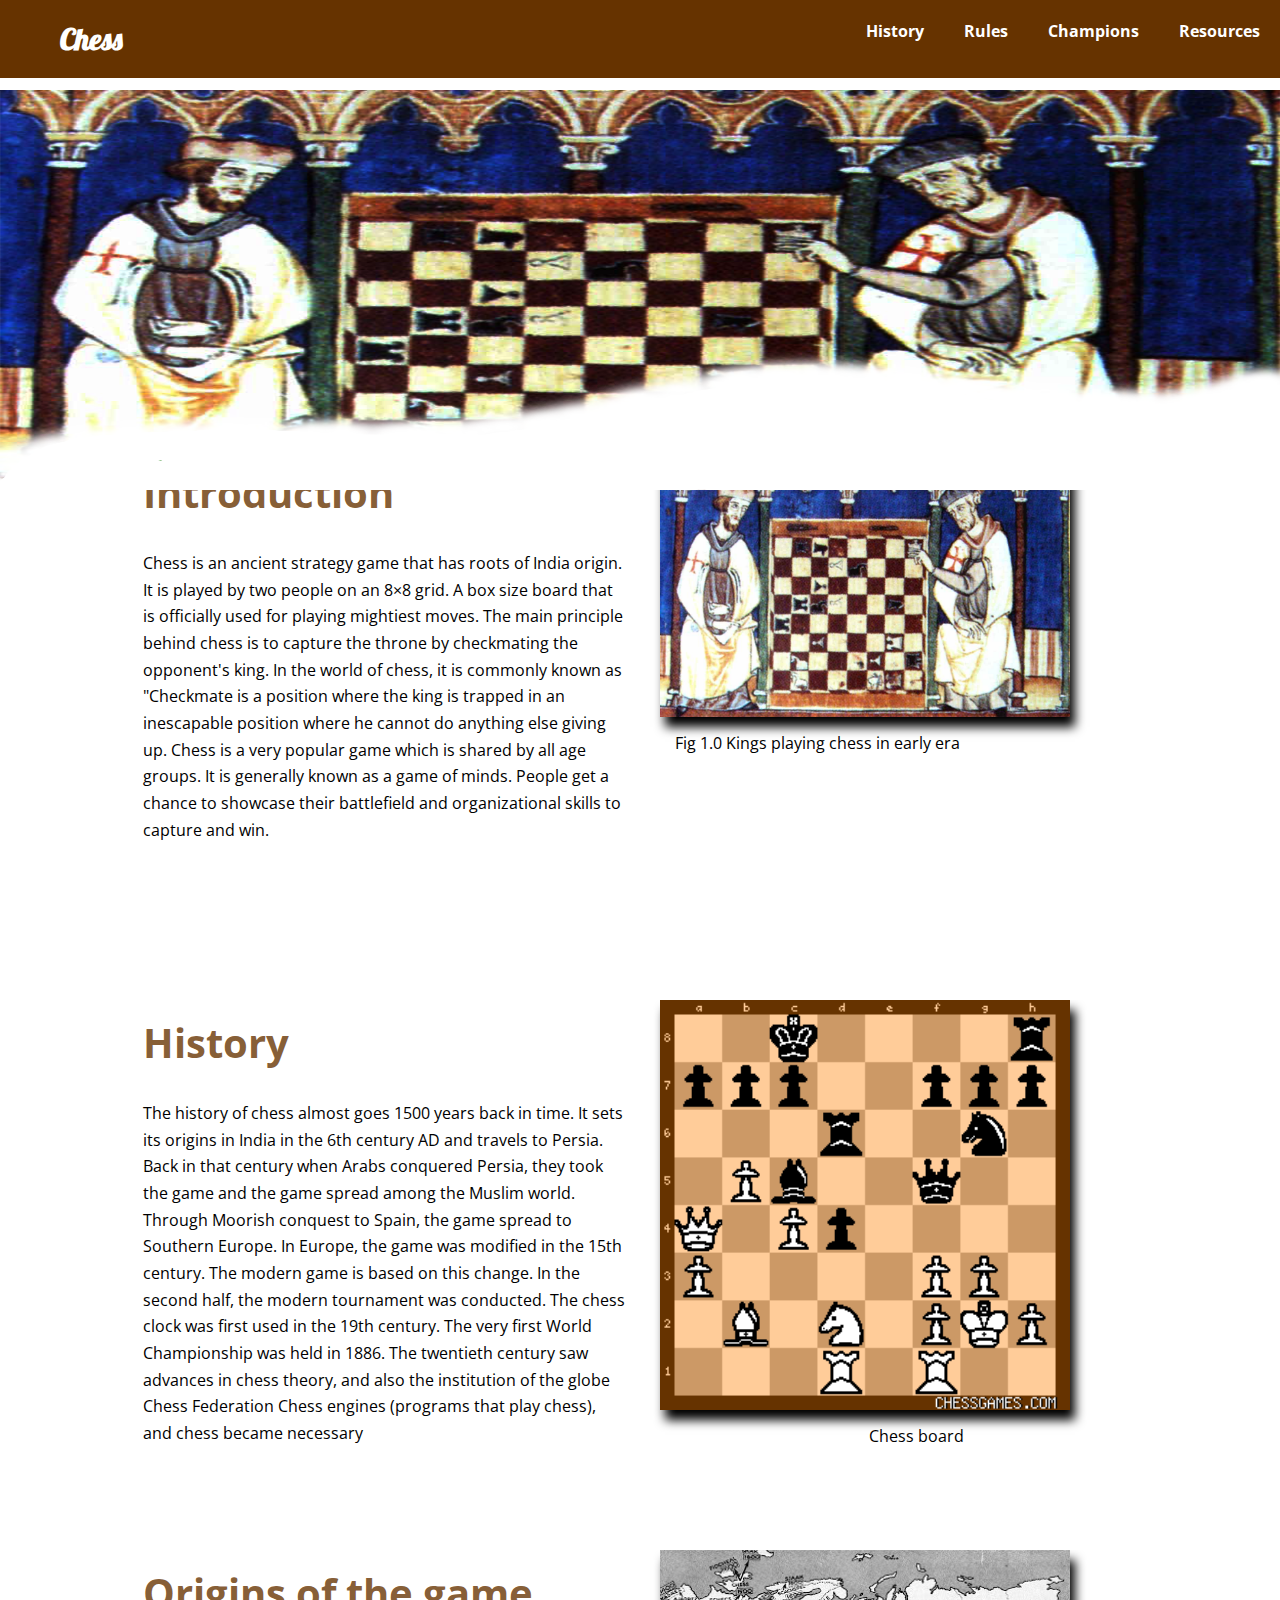
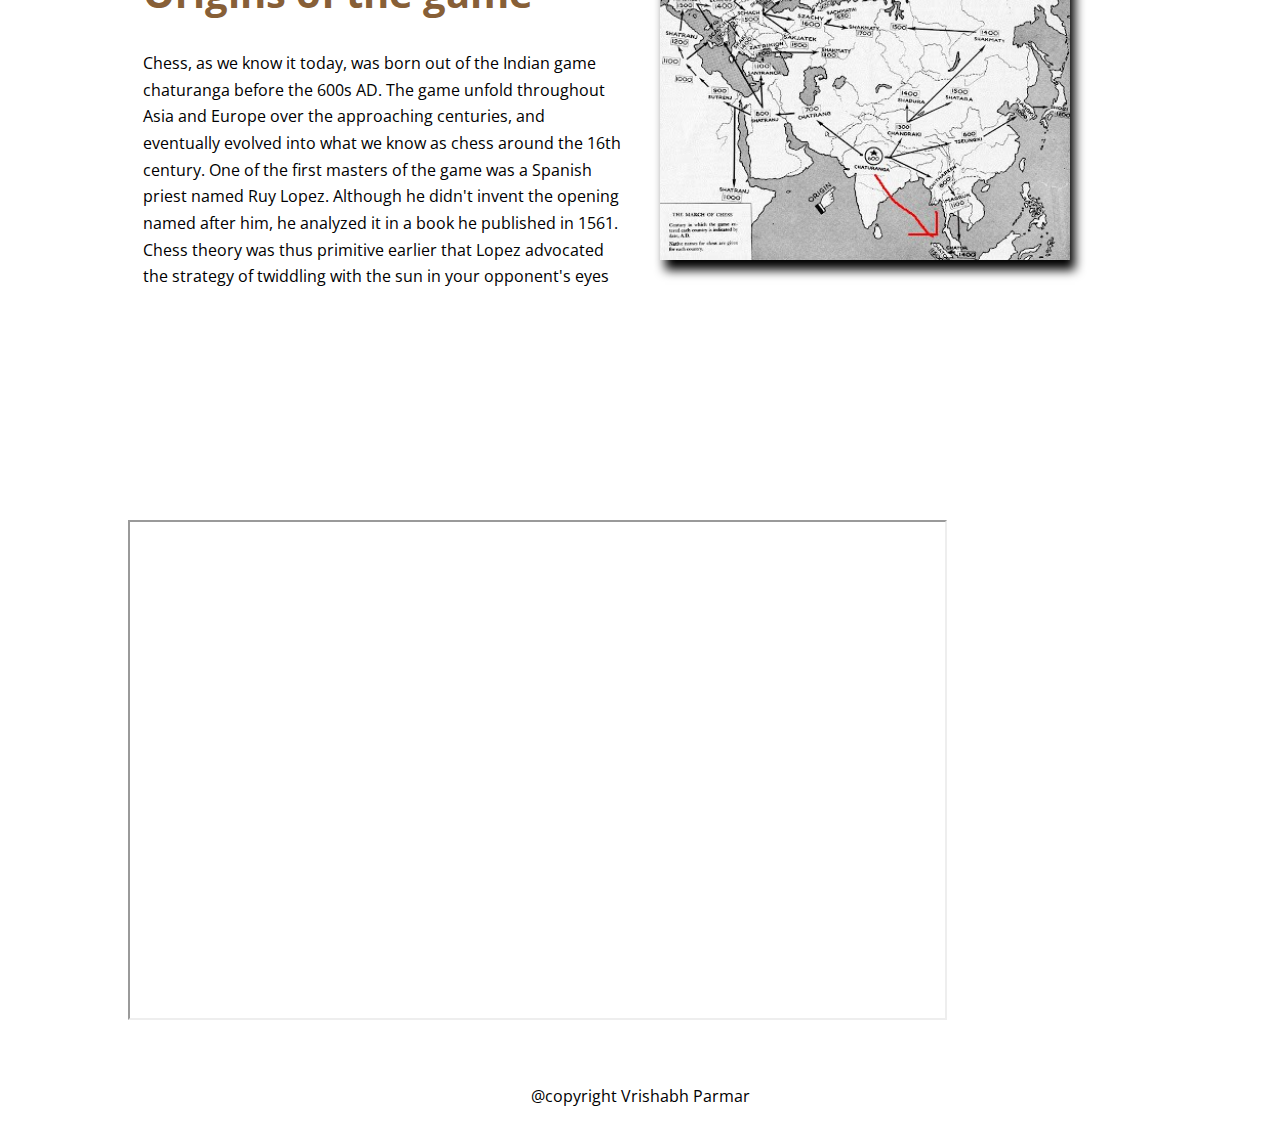
<file: project3/index.html>
<!DOCTYPE html>
<html lang="en">
<head>
    <meta charset="UTF-8">
    <meta name="viewport" content="width=device-width, initial-scale=1.0">
    <meta http-equiv="X-UA-Compatible" content="ie=edge">
    <title>History</title>
    <link href="./assets/css/navbar.css" type="text/css" rel="stylesheet"/>
    <link href="./assets/css/history.css" type="text/css" rel="stylesheet"/>
    <link href="https://fonts.googleapis.com/css?family=Open+Sans&display=swap" rel="stylesheet">
    <link href="https://fonts.googleapis.com/css?family=Lobster&display=swap" rel="stylesheet">
</head>
<body>
    <div>
        
        <div class="navbar">
            <div class="burger">
                        <div class="line"></div>
                        <div class="line"></div>
                        <div class="line"></div>
            </div>
            <ul class="logo">
                <li><a href="index.html" >Chess</a></li>
            </ul>
            <ul class="nav-links">
                    <li><a href="resources.html">Resources</a></li>
                    <li><a href="champions.html">Champions</a></li>
                    <li><a href="rules.html">Rules</a></li>
                    <li><a href="index.html">History</a></li>
                        
            </ul>
            
        </div>
            

    </div>
    
    <section class="upperpadding">
        <img src="assets/images/history.png" alt="history"/>
    </section>
    <section class="content">
        <div class ="col1">
                <h1>Introduction</h1>
                <p>
                    Chess is an ancient strategy game that has roots of India origin. It is played by two people on an 8×8 grid. A box size board that is officially used for playing mightiest moves. The main principle behind chess is to capture the throne by checkmating the opponent's king.
                    In the world of chess, it is commonly known as "Checkmate is a position where the king is trapped in an inescapable position where he cannot do anything else giving up. Chess is a very popular game which is shared by all age groups. It is generally known as a game of minds. People get a chance to showcase their battlefield and organizational skills to capture and win.  
        
                </p>
        </div>
        <div class="col2">
            
            <figure>
                    <img class="img-effect" src="assets/images/chess-origins.jpg" alt="v"/>
                    <figcaption style="margin: 15px 15px;">  Fig 1.0 Kings playing chess in early era</figcaption>
            </figure>
    
        </div>
        
        

    </section>
    <section class="content">
        <div>
            <h1>History</h1>
            <p>
                The history of chess almost goes 1500 years back in time. It sets its origins in India in the 6th century AD and travels to Persia. Back in that century when Arabs conquered Persia, they took the game and the game spread among the Muslim world. Through Moorish conquest to Spain, the game spread to Southern Europe.
                In Europe, the game was modified in the 15th century. The modern game is based on this change. In the second half, the modern tournament was conducted. The chess clock was first used in the 19th century.
                The very first World Championship was held in 1886.
                The twentieth century saw advances in chess theory, and also the institution of the globe Chess Federation Chess engines (programs that play chess), and chess became necessary       
            </p> 
        </div>
        <div>
            <figure>
                <img class="img-effect" src="./assets/images/1120259.gif" alt="chess" />
                <figcaption style="text-align: center; margin: 15px;">Chess board</figcaption>
            </figure>
            
        </div>
    </section>
    <section class="content"> 
        <div>
            <h1>Origins of the game</h1>
            <p>
                Chess, as we know it today, was born out of the Indian game chaturanga before the 600s AD.
                The game unfold throughout Asia and Europe over the approaching centuries, and eventually evolved into what we know as chess around the 16th century.
                One of the first masters of the game was a Spanish priest named Ruy Lopez. Although he didn't invent the opening named after him, he analyzed it in a book he published in 1561.
                Chess theory was thus primitive earlier that Lopez advocated the strategy of twiddling with the sun in your opponent's eyes
            </p>
        </div>
        <div>
            <img  class="img-effect" src="assets/images/70c1965912.JPG" alt="map"/>
        </div>
        <div>
            
            
        </div>
        <div>

        </div>

    </section>
    <section class="content2"> 
            <h2></h2>
            <iframe title="" width="80%" height="500px" src="https://www.youtube.com/embed/YeB-1F-UKO0?start=8" allow="accelerometer; autoplay; encrypted-media; gyroscope; picture-in-picture" allowfullscreen></iframe>
    </section>
    <footer>
        <p style="text-align: center; padding: 15px; margin: 20px auto">@copyright Vrishabh Parmar</p>
    </footer>
    
</body>
<script src="assets/js/nav.js"></script>
</html>
</file>
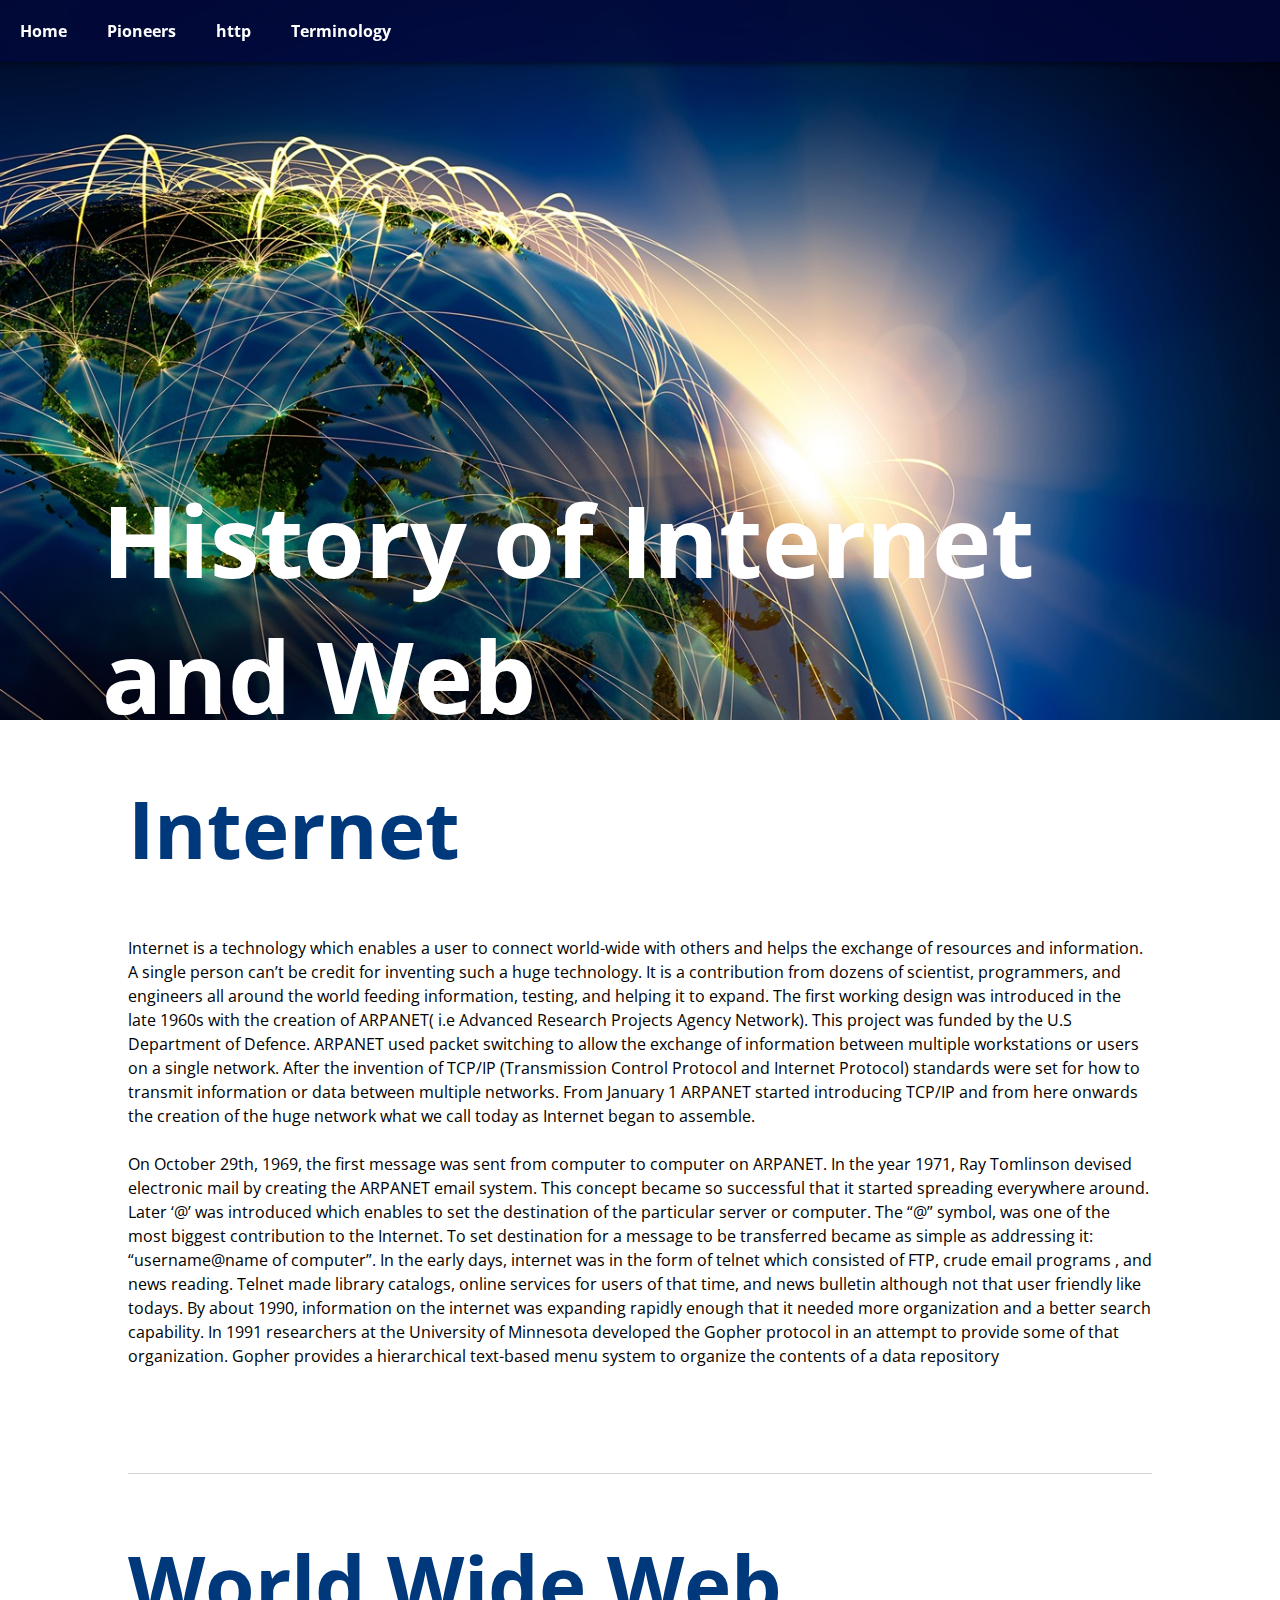
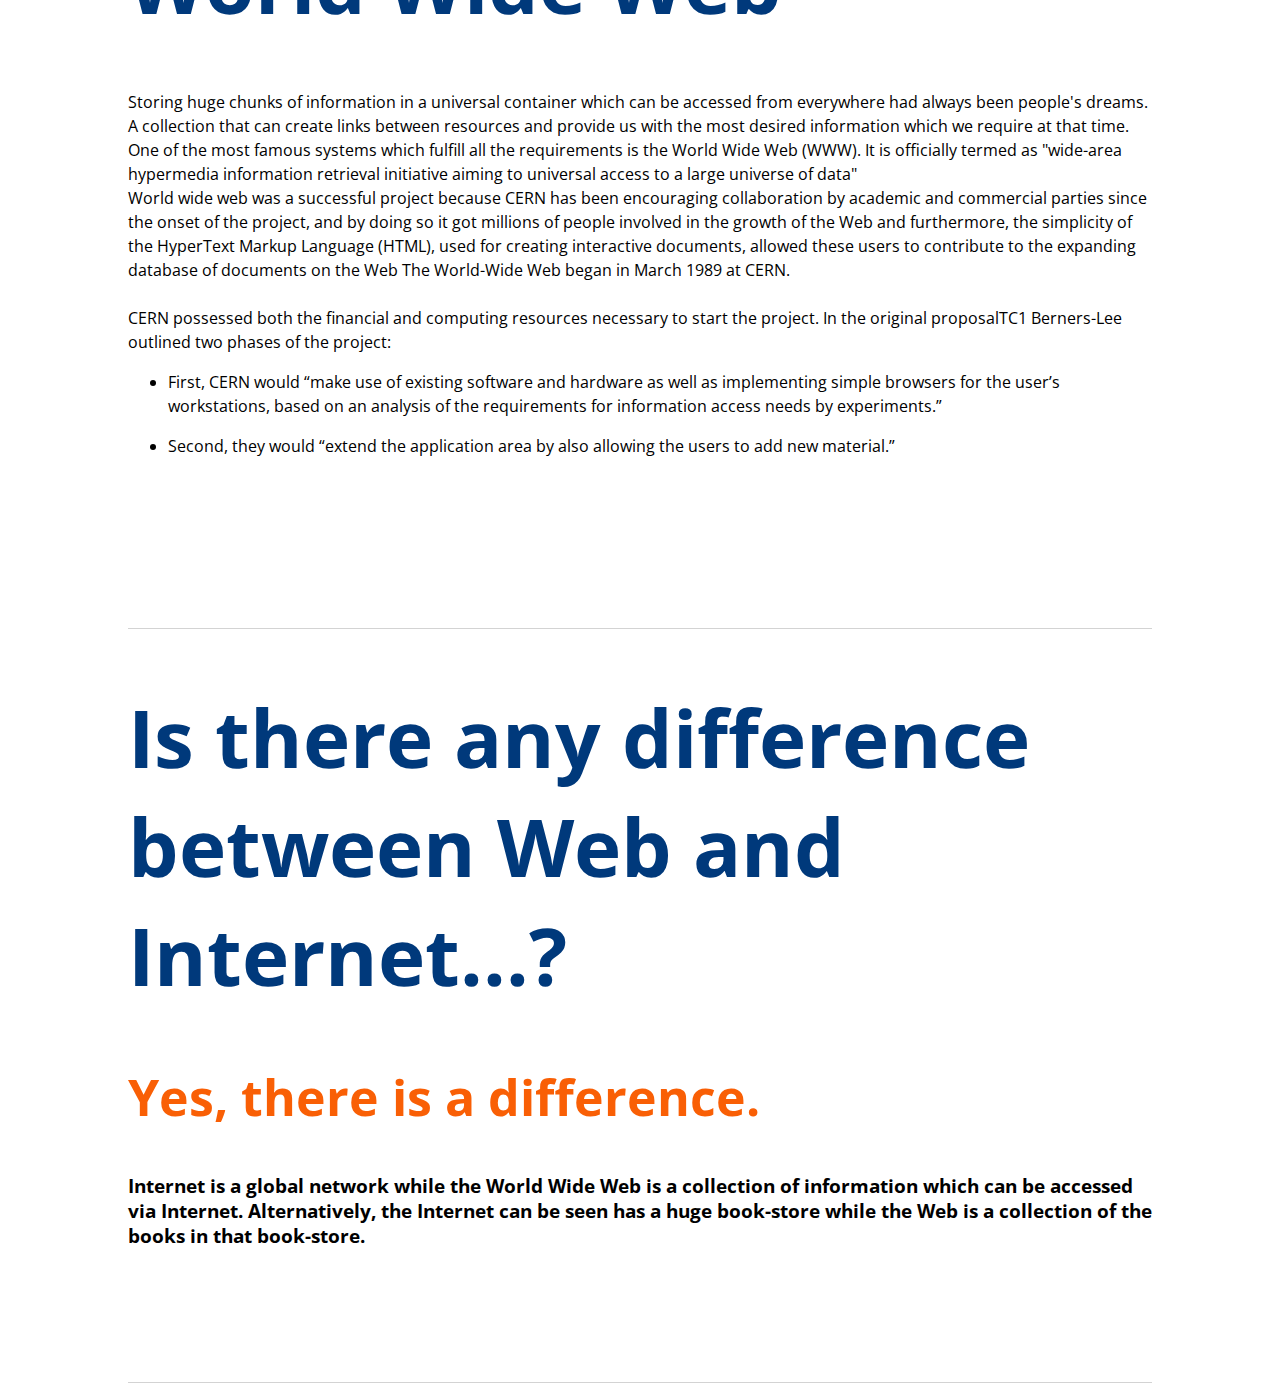
<file: project2/page1/index.html>
<!DOCTYPE html>
<html lang="en">
<head>
    <meta charset="UTF-8">
    <meta name="viewport" content="width=device-width, initial-scale=1.0">
    <meta http-equiv="X-UA-Compatible" content="ie=edge">
    <link href="styles.css" type="text/css" rel="stylesheet">
    <link href="https://fonts.googleapis.com/css?family=Open+Sans&display=swap" rel="stylesheet">
    
    <title>Homepage</title>
</head>
<body>
    
    <div class="internet-image">

        <img src="Internet.jpg" alt="Internetimage">
        
    <div class="navbar">

           
        <ul>
            <div class="burger-button">
                <div class="burger">
                    <div class="bread"></div>
                    <div class="bread"></div>
                    <div class="bread"></div>
                </div>
            </div>
            <div class="options">
                <li><a href="" >Home</a></li>
                <li><a href="./page2/pioneers.html">Pioneers</a></li>
                <li><a href="./page3/Http.html">http</a></li>
                <li><a href="./page4/terminology.html">Terminology</a></li>
               
            </div>
        </ul>
        <div class="header"> 
            <h1>History of Internet <br> and Web</h1>
            
        </div>
    </div>
    </div>

    <!---->
    <div class="row1">
        <div class="content">
            <h1>Internet</h1>
            <p>Internet is a technology which enables a user to connect world-wide with others and
                 helps the exchange of resources and information.
                A single person can’t be credit for inventing such a huge technology. It is a contribution from dozens of scientist, programmers, 
                and engineers all around the world feeding information, testing, and helping it to expand.  
                The first working design was introduced in the late 1960s with the creation of ARPANET( i.e Advanced Research Projects Agency Network). This project was funded by the U.S Department of Defence. 
                ARPANET used packet switching to allow the exchange of information between multiple workstations or users on a single network. After the invention of TCP/IP (Transmission Control Protocol and Internet Protocol) standards were set for how to transmit information or data between multiple networks.
                
                From January 1 ARPANET started introducing TCP/IP and from here onwards the creation of the huge network what we 
                call today as Internet began to assemble.   
                <br>
                <br>
                On October 29th, 1969, the first message was sent from computer to computer on ARPANET.
                

                In the year 1971, Ray Tomlinson devised electronic mail by creating the ARPANET email system. This concept became so successful that it started spreading everywhere around. Later ‘@’ was introduced which enables to set the destination of the particular server or computer.
                
                The “@” symbol, was one of the most biggest contribution to the Internet. 

                To set destination for a message to be transferred  became as simple as addressing it: “username@name of computer”.
                
                In the early days, internet was in the form of telnet which consisted of FTP, crude email programs , and news reading. Telnet made library catalogs, online services for users of that time, and news bulletin although not that user friendly like todays.

                By about 1990, information on the internet was expanding rapidly enough that it needed more organization and a better search capability. In 1991 researchers at the University of Minnesota developed the Gopher protocol in an attempt to provide some of that organization. 
                Gopher provides a hierarchical text-based menu system to organize the contents of a data repository 

            </p>
        </div>
        

    </div>
    <div class="row2">
        <div class="content">
            <h1>World Wide Web</h1>
            <p>
                Storing huge chunks of information in a universal container which can be accessed from 
                everywhere had always been people's dreams. A collection that can create links between resources and provide us with the most desired information which we require at that time. One of the most famous systems which fulfill all the requirements is the World Wide Web (WWW). It is officially termed as "wide-area hypermedia information 
                retrieval initiative aiming to universal access to a large universe of data" 

               
                 <br>

                 World wide web was a successful project because CERN has been encouraging 
                 collaboration by academic and commercial parties since the onset of the project, 
                 and by doing so it got millions of people involved in the growth of the Web 
                 and furthermore, the simplicity of the HyperText Markup Language (HTML), used 
                 for creating interactive documents, allowed these users to contribute to the expanding 
                 database of documents on the Web 
                 The World-Wide Web began in March 1989 at CERN. 
                <br>
                <br>
                CERN possessed both the financial and computing resources necessary to start the project. 
                In the original proposalTC1 Berners-Lee outlined two phases of the project:
                <ul class="content-list">
                    <li class="points">
                        <p>First, CERN would “make use of existing software and hardware as well as implementing simple browsers for the user’s workstations, based on an analysis of the requirements for information access needs by experiments.”</p>
                    </li>
                    <li class="points">
                        <p>Second, they would “extend the application area by also allowing the users to add new material.”</p>
                    </li>
                </ul>

               

 
            </p>
        </div>
    </div>
    <div class="row3">
        <div class="content">
            <h1>Is there any difference between Web and Internet...?  </h1>
            
            <h2>Yes, there is a difference.</h2>
            <h3>Internet is a global network while the World Wide Web is a collection of information which can 
                be accessed via Internet. Alternatively, the Internet can be seen has a huge book-store while 
                the Web is a collection of the books in that book-store. 
            </h3>
        </div>

    </div>
</body>
<script src="https://ajax.googleapis.com/ajax/libs/jquery/3.5.1/jquery.min.js"></script>
<script src="script.js">
    
</script>
</html>
</file>
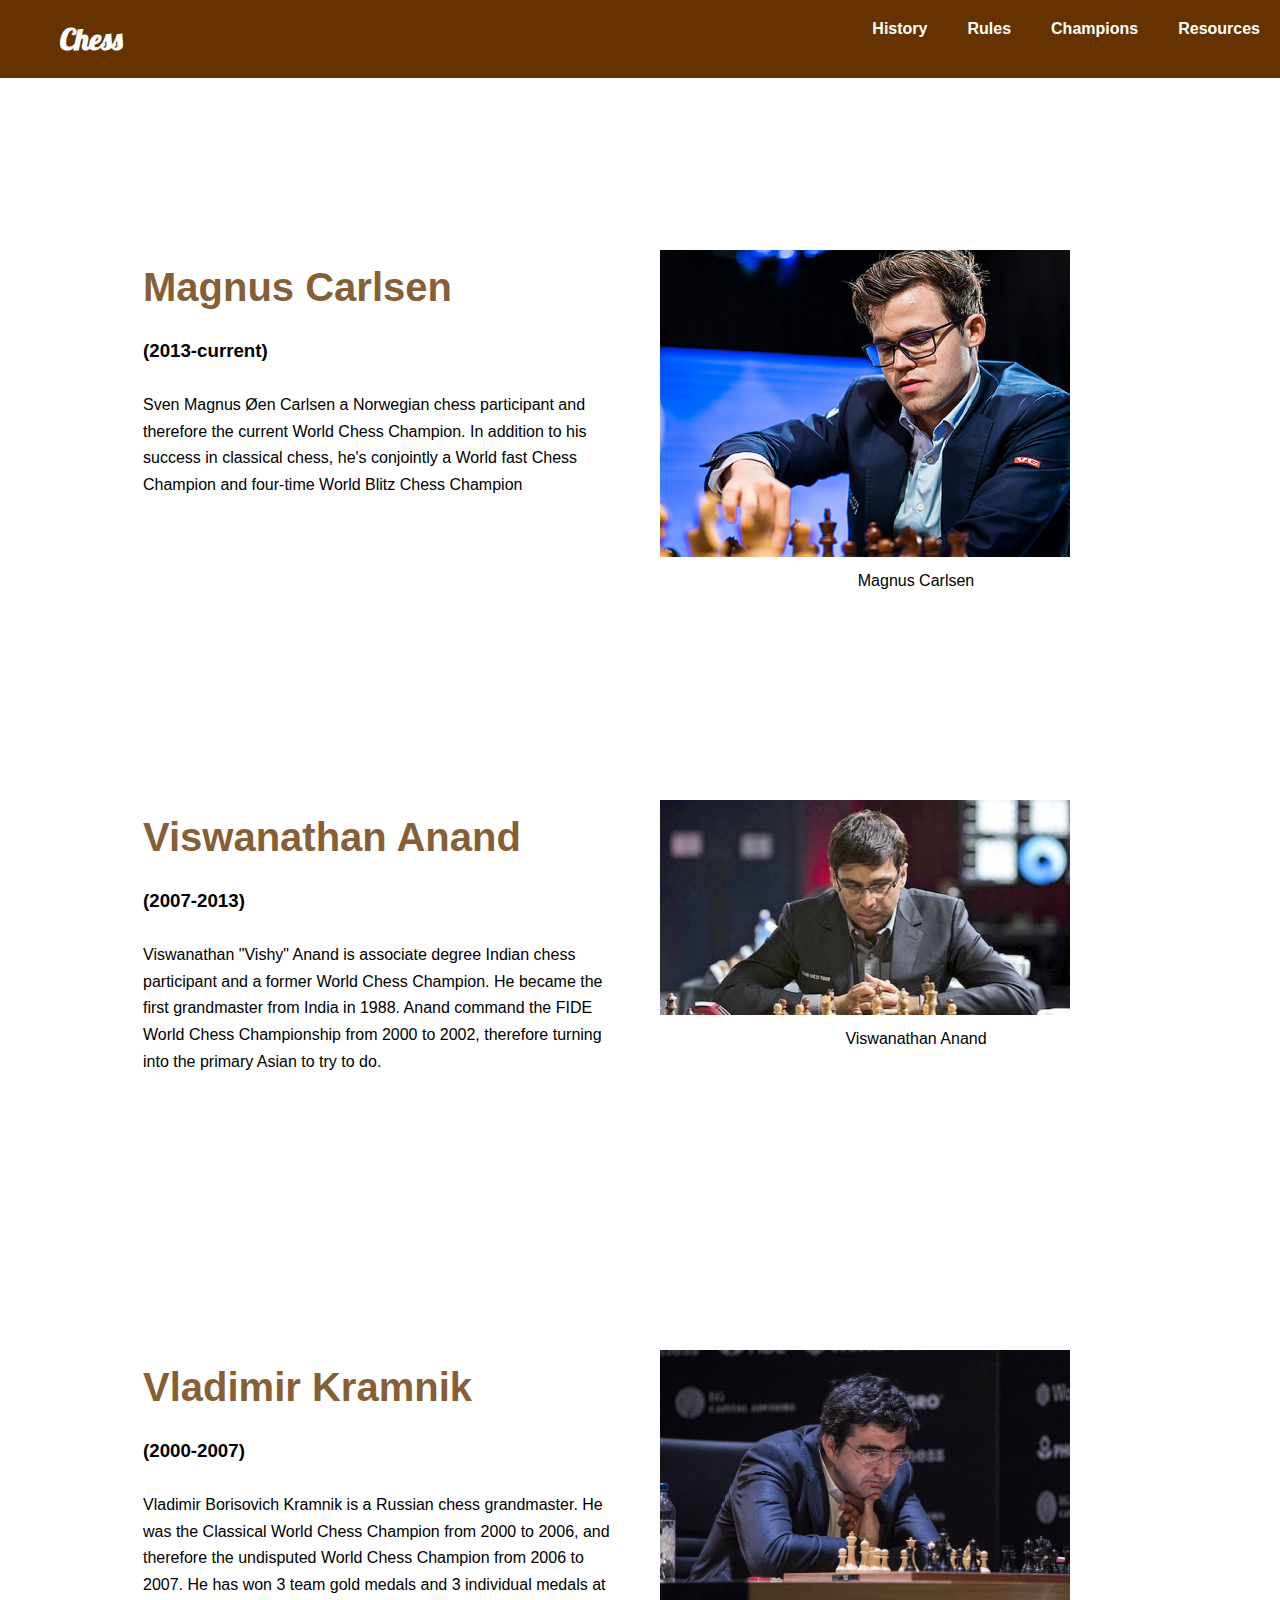
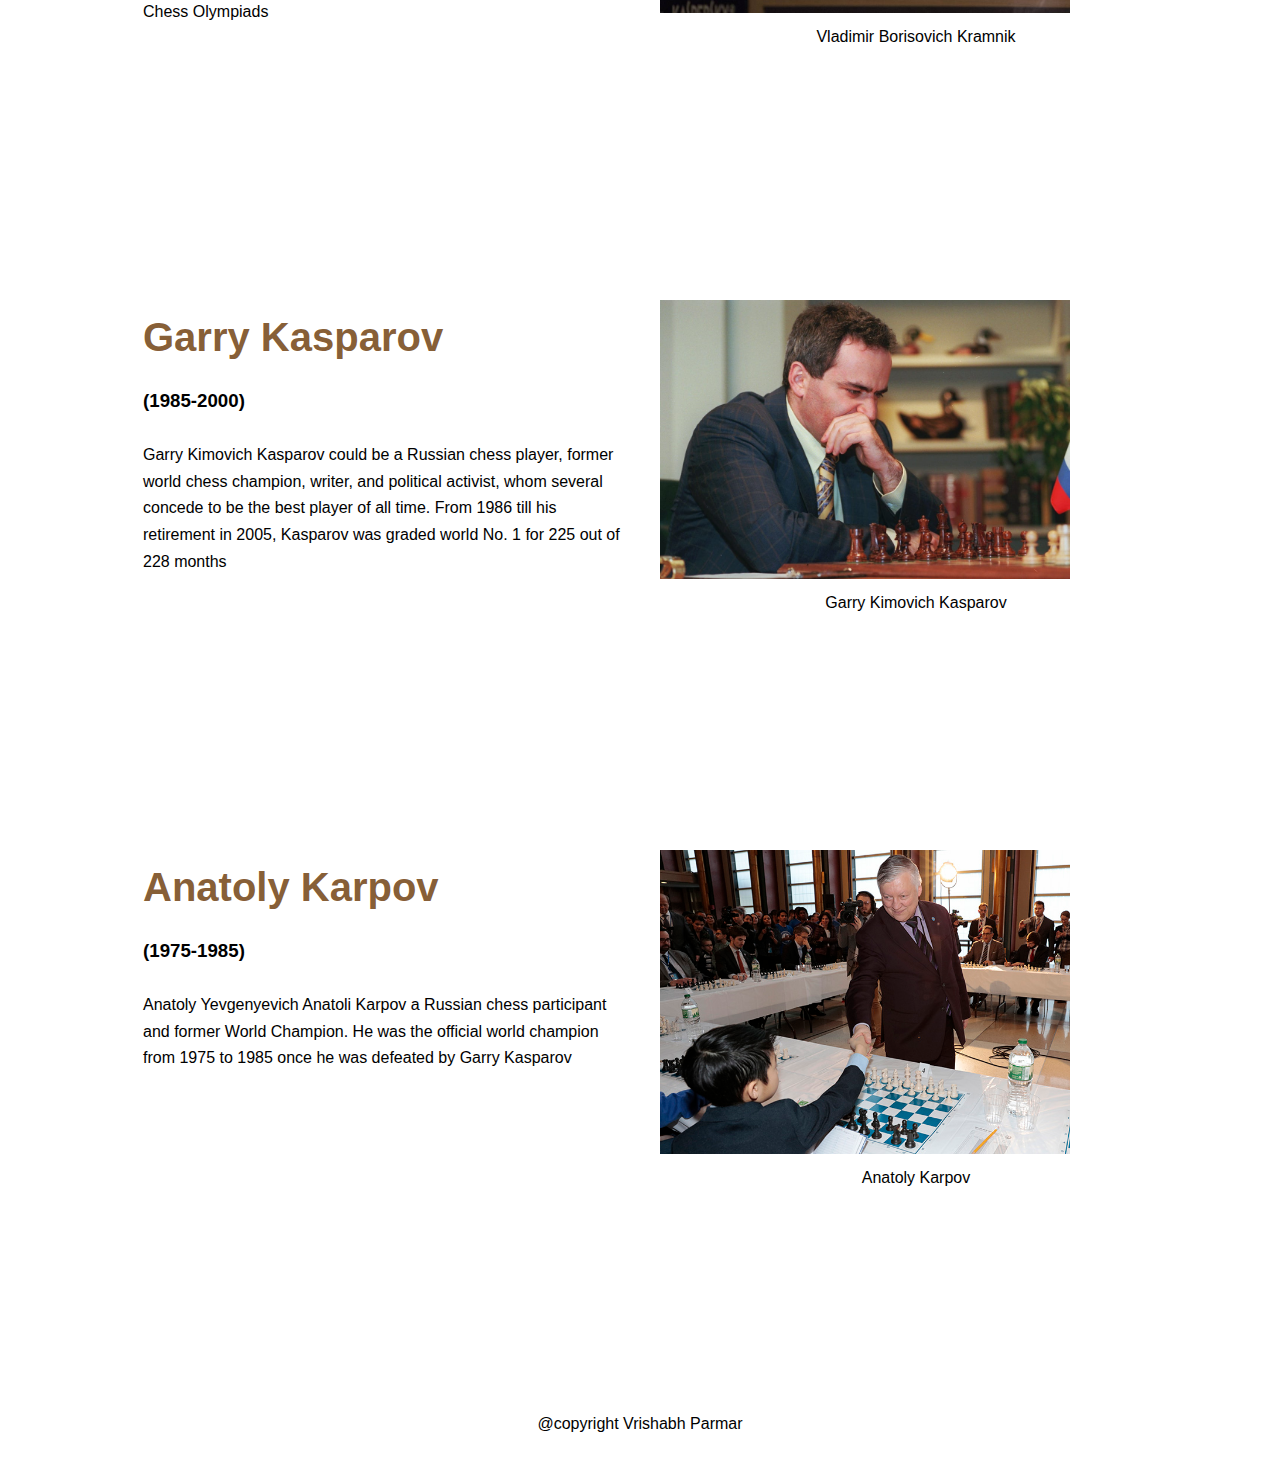
<file: project3/champions.html>
<!DOCTYPE html>
<html lang="en">
<head>
    <meta charset="UTF-8">
    <meta name="viewport" content="width=device-width, initial-scale=1.0">
    <meta http-equiv="X-UA-Compatible" content="ie=edge">
    <title>Champions</title>
    <link href="./assets/css/navbar.css" type="text/css" rel="stylesheet"/>
    <link href="./assets/css/champions.css" type="text/css" rel="stylesheet"/>
    <link href="https://fonts.googleapis.com/css?family=Lobster&display=swap" rel="stylesheet">
</head>
<body>
        <div class="navbar">
                <div class="burger">
                        <div class="line"></div>
                        <div class="line"></div>
                        <div class="line"></div>
                </div>
                <ul class="logo">
                        <li><a href="index.html" >Chess</a></li>
                </ul>
                <ul class="nav-links">
                    <li><a href="resources.html">Resources</a></li>
                    <li><a href="champions.html">Champions</a></li>
                    <li><a href="rules.html">Rules</a></li>
                    <li><a href="index.html">History</a></li>
                </ul>
        
        </div>
        <section class="upperpadding"></section>
        <section class="content">
                <div class ="col1">
                        <h1>Magnus Carlsen </h1>
                        
                        <div>
                            <h3>(2013-current)</h3>
                            <p>
                                Sven Magnus Øen Carlsen a Norwegian chess participant and therefore the current World Chess Champion.
                                In addition to his success in classical chess, he's conjointly a World fast Chess Champion and four-time World Blitz Chess Champion                            </p>        
                        </div>
                </div>
                <div class="col2">
                    
                    <figure>
                            <img class="img-effect" src="assets/images/Magnus-Carlsen-1.jpg" alt="v"/>
                            <figcaption style="text-align: center;margin: 15px;">Magnus Carlsen</figcaption>
                    </figure>
            
                </div>
                
            </section>
            <section class="content">
                <div class ="col1">
                        <h1>Viswanathan Anand</h1>
                        
                        <div>
                            <h3> (2007-2013) </h3>
                            <p>
                                Viswanathan "Vishy" Anand is associate degree Indian chess participant and a former World Chess Champion.
                                He became the first grandmaster from India in 1988.
                                Anand command the FIDE World Chess Championship from 2000 to 2002, therefore turning into the primary Asian to try to do.                            </p>        
                        </div>
                </div>
                <div class="col2">
                    
                    <figure>
                            <img  class="img-effect" src="assets/images/viswanathan-anand.jpg" alt="v"/>
                            <figcaption style="text-align: center;margin: 15px;">Viswanathan Anand</figcaption>
                    </figure>
            
                </div>
                
            </section>
            <section class="content">
                <div class ="col1">
                        <h1>Vladimir Kramnik </h1>
                        
                        <div>
                            <h3>(2000-2007)</h3>
                            <p>
                                Vladimir Borisovich Kramnik is a Russian chess grandmaster.
                                He was the Classical World Chess Champion from 2000 to 2006, and therefore the undisputed World Chess Champion from 2006 to 2007.
                                He has won 3 team gold medals and 3 individual medals at Chess Olympiads
                            </p>        
                        </div>
                </div>
                <div class="col2">
                    
                    <figure>
                            <img class="img-effect" src="assets/images/Vladimir.jpg" alt="v"/>
                            <figcaption style="text-align: center;margin: 15px;">Vladimir Borisovich Kramnik</figcaption>
                    </figure>
            
                </div>
                
            </section>
            <section class="content">
                <div class ="col1">
                        <h1>Garry Kasparov</h1>
                        
                        <div>
                            <h3> (1985-2000)</h3>
                            <p>
                                Garry Kimovich Kasparov could be a Russian chess player, former world chess champion, writer, and political activist, whom several concede to be the best player of all time.
                                From 1986 till his retirement in 2005, Kasparov was graded world No.
                                1 for 225 out of 228 months                            </p>        
                        </div>
                </div>
                <div class="col2">
                    
                    <figure>
                            <img  class="img-effect" src="assets/images/Garry.jfif" alt="v"/>
                            <figcaption style="text-align: center;margin: 15px;">Garry Kimovich Kasparov</figcaption>
                    </figure>
            
                </div>
                
            </section>
            <section class="content">
                <div class ="col1">
                        <h1>Anatoly Karpov </h1>
                        
                        <div>
                            <h3>(1975-1985)</h3>
                            <p>
                                Anatoly Yevgenyevich Anatoli Karpov a Russian chess participant and former World Champion.
                                He was the official world champion from 1975 to 1985 once he was defeated by Garry Kasparov                            </p>        
                        </div>
                </div>
                <div class="col2">
                    
                    <figure>
                            <img class="img-effect" src="assets/images/Antonly.jpg" alt="v"/>
                            <figcaption style="text-align: center;margin: 15px;">Anatoly Karpov</figcaption>
                    </figure>
            
                </div>
                
            </section>
            <footer>
                <p style="text-align: center; padding: 15px; margin: 20px auto">@copyright Vrishabh Parmar</p>
            </footer>
</body>
<script src="assets/js/nav.js"></script>
</html>
</file>
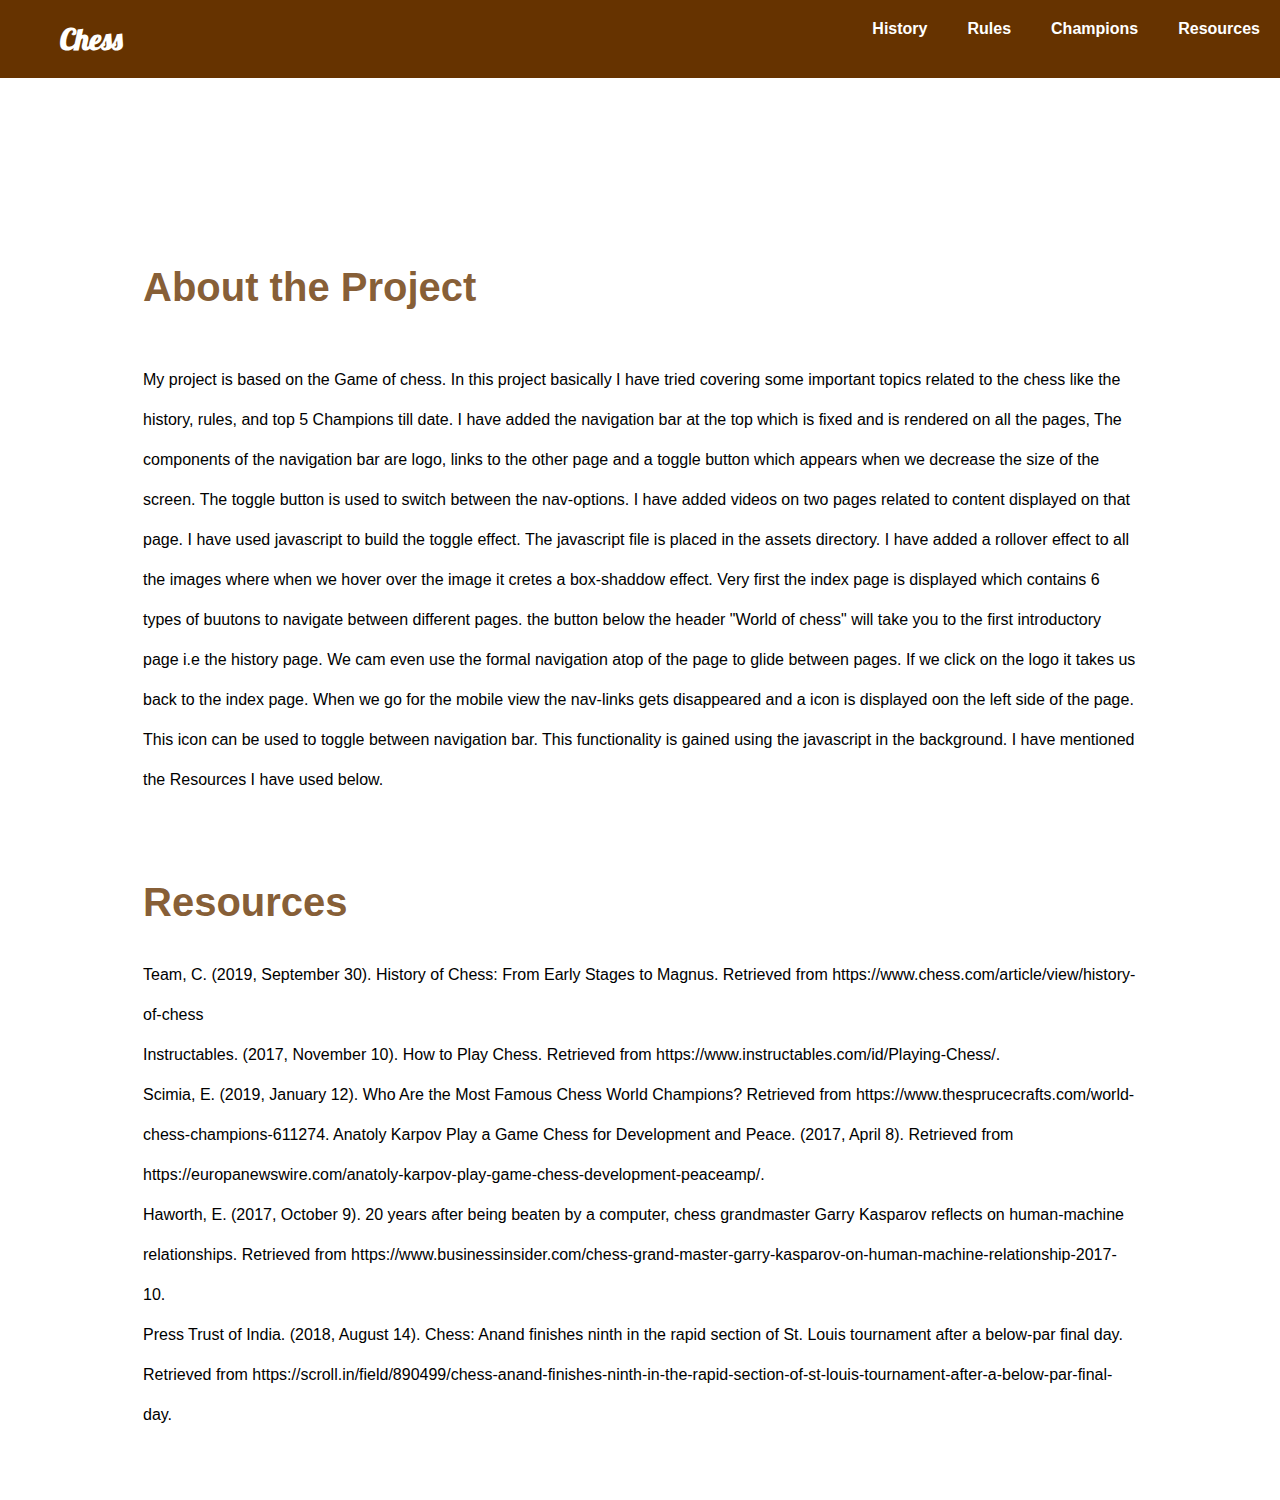
<file: project3/resources.html>
<!DOCTYPE html>
<html lang="en">
<head>
    <meta charset="UTF-8">
    <meta name="viewport" content="width=device-width, initial-scale=1.0">
    <meta http-equiv="X-UA-Compatible" content="ie=edge">
    <title>References</title>
    <link href="./assets/css/navbar.css" type="text/css" rel="stylesheet"/>
    <link href="./assets/css/resources.css" type="text/css" rel="stylesheet">
    <link href="https://fonts.googleapis.com/css?family=Lobster&display=swap" rel="stylesheet">
</head>
<body>
        <div class="navbar">
                <div class="burger">
                        <div class="line"></div>
                        <div class="line"></div>
                        <div class="line"></div>
                </div>
                <ul class="logo">
                        <li><a href="index.html" >Chess</a></li>
                </ul>
                <ul class="nav-links">
                        <li><a href="resources.html">Resources</a></li>
                    <li><a href="champions.html">Champions</a></li>
                    <li><a href="rules.html">Rules</a></li>
                    <li><a href="index.html">History</a></li>
                </ul>
        
        </div>
        <section class="upperpadding"></section>
        <section class="content2">
                        <h1>About the Project</h1>
                        <p>
                                        My project is based on the Game of chess. In this project basically I have tried covering
                                        some important topics related to the chess like the history, rules, and top 5 Champions till date.
                                        I have added the navigation bar at the top which is fixed and is rendered on all the pages,
                                        The components of the navigation bar are logo, links to the other page and a toggle button which appears
                                        when we decrease the size of the screen. The toggle button is used to switch between the nav-options.
                                        I have added videos on two pages related to content displayed on that page. I have used javascript to build 
                                        the toggle effect. The javascript file is placed in the assets directory.
                                        I have added a rollover effect to all the images where when we hover over the image it cretes a box-shaddow 
                                        effect.
                                        
                                        
                                        Very first the index page is displayed which contains 6 types of buutons to navigate between different pages.
                                        the button below the header "World of chess" will take you to the first introductory page i.e the history page.
                                        We cam even use the formal navigation atop of the page to glide between pages. If we click on the logo it takes us back 
                                        to the index page.
                                        
                                        When we go for the mobile view the nav-links gets disappeared and a icon is displayed oon the left side of the page.
                                        This icon can be used to toggle between navigation bar. This functionality is gained using the javascript in the background.
                                        I have mentioned the Resources I have used below.  
        
                                </p>
                </section>
        <section class="content2">
            <div class ="col1">
                    <h1>Resources</h1>
                    
                    <div>
                        
                        <p>
                                Team, C. (2019, September 30). History of Chess: From Early Stages to Magnus. Retrieved from https://www.chess.com/article/view/history-of-chess<br>

                                Instructables. (2017, November 10). How to Play Chess. Retrieved from https://www.instructables.com/id/Playing-Chess/.<br>
                                Scimia, E. (2019, January 12). Who Are the Most Famous Chess World Champions? Retrieved from https://www.thesprucecrafts.com/world-chess-champions-611274.
                                
                                Anatoly Karpov Play a Game Chess for Development and Peace. (2017, April 8). Retrieved from https://europanewswire.com/anatoly-karpov-play-game-chess-development-peaceamp/.<br>
                                
                                Haworth, E. (2017, October 9). 20 years after being beaten by a computer, chess grandmaster Garry Kasparov reflects on human-machine relationships. Retrieved from https://www.businessinsider.com/chess-grand-master-garry-kasparov-on-human-machine-relationship-2017-10.<br>
                                Press Trust of India. (2018, August 14). Chess: Anand finishes ninth in the rapid section of St. Louis tournament after a below-par final day. Retrieved from https://scroll.in/field/890499/chess-anand-finishes-ninth-in-the-rapid-section-of-st-louis-tournament-after-a-below-par-final-day.<br>
                                
                        </p>
                        
                               
                    </div>
            </div>
           
            
        </section>
        
    
</body>
<script src="assets/js/nav.js"></script>
</html>
</file>
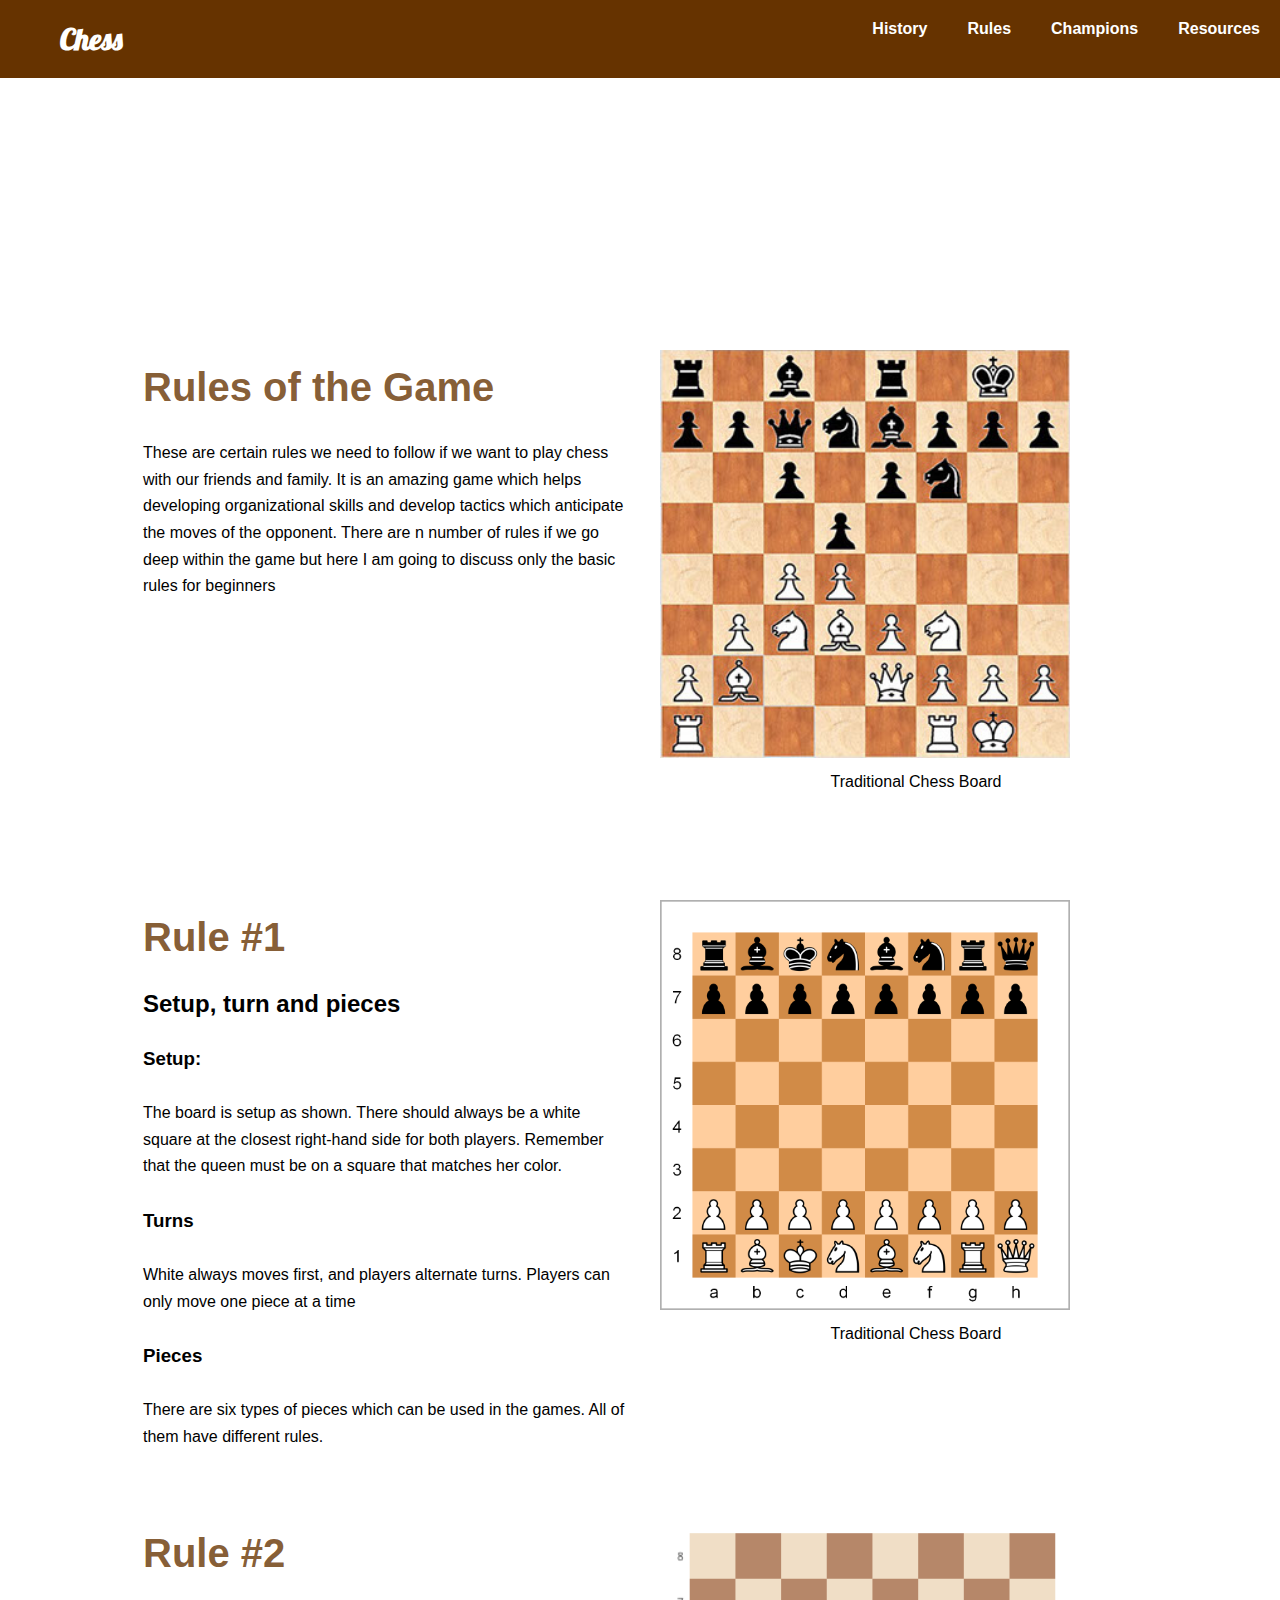
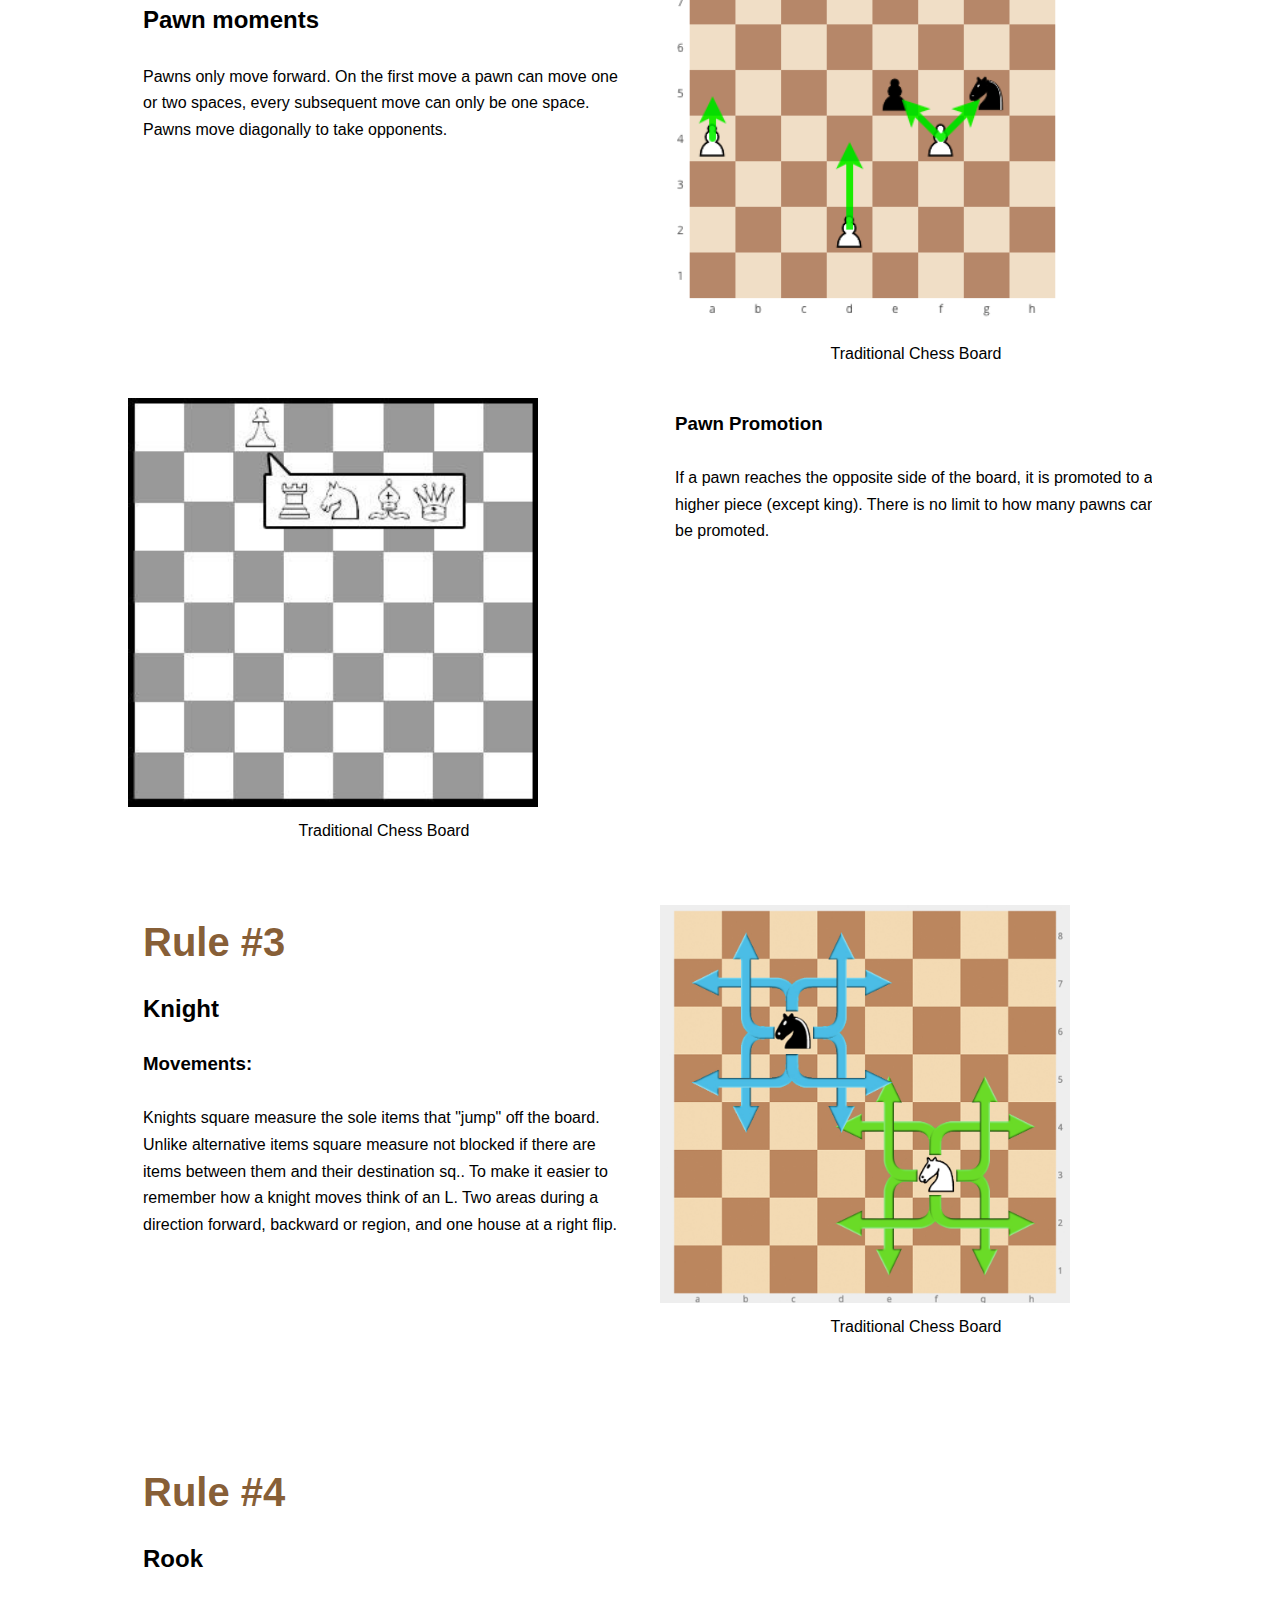
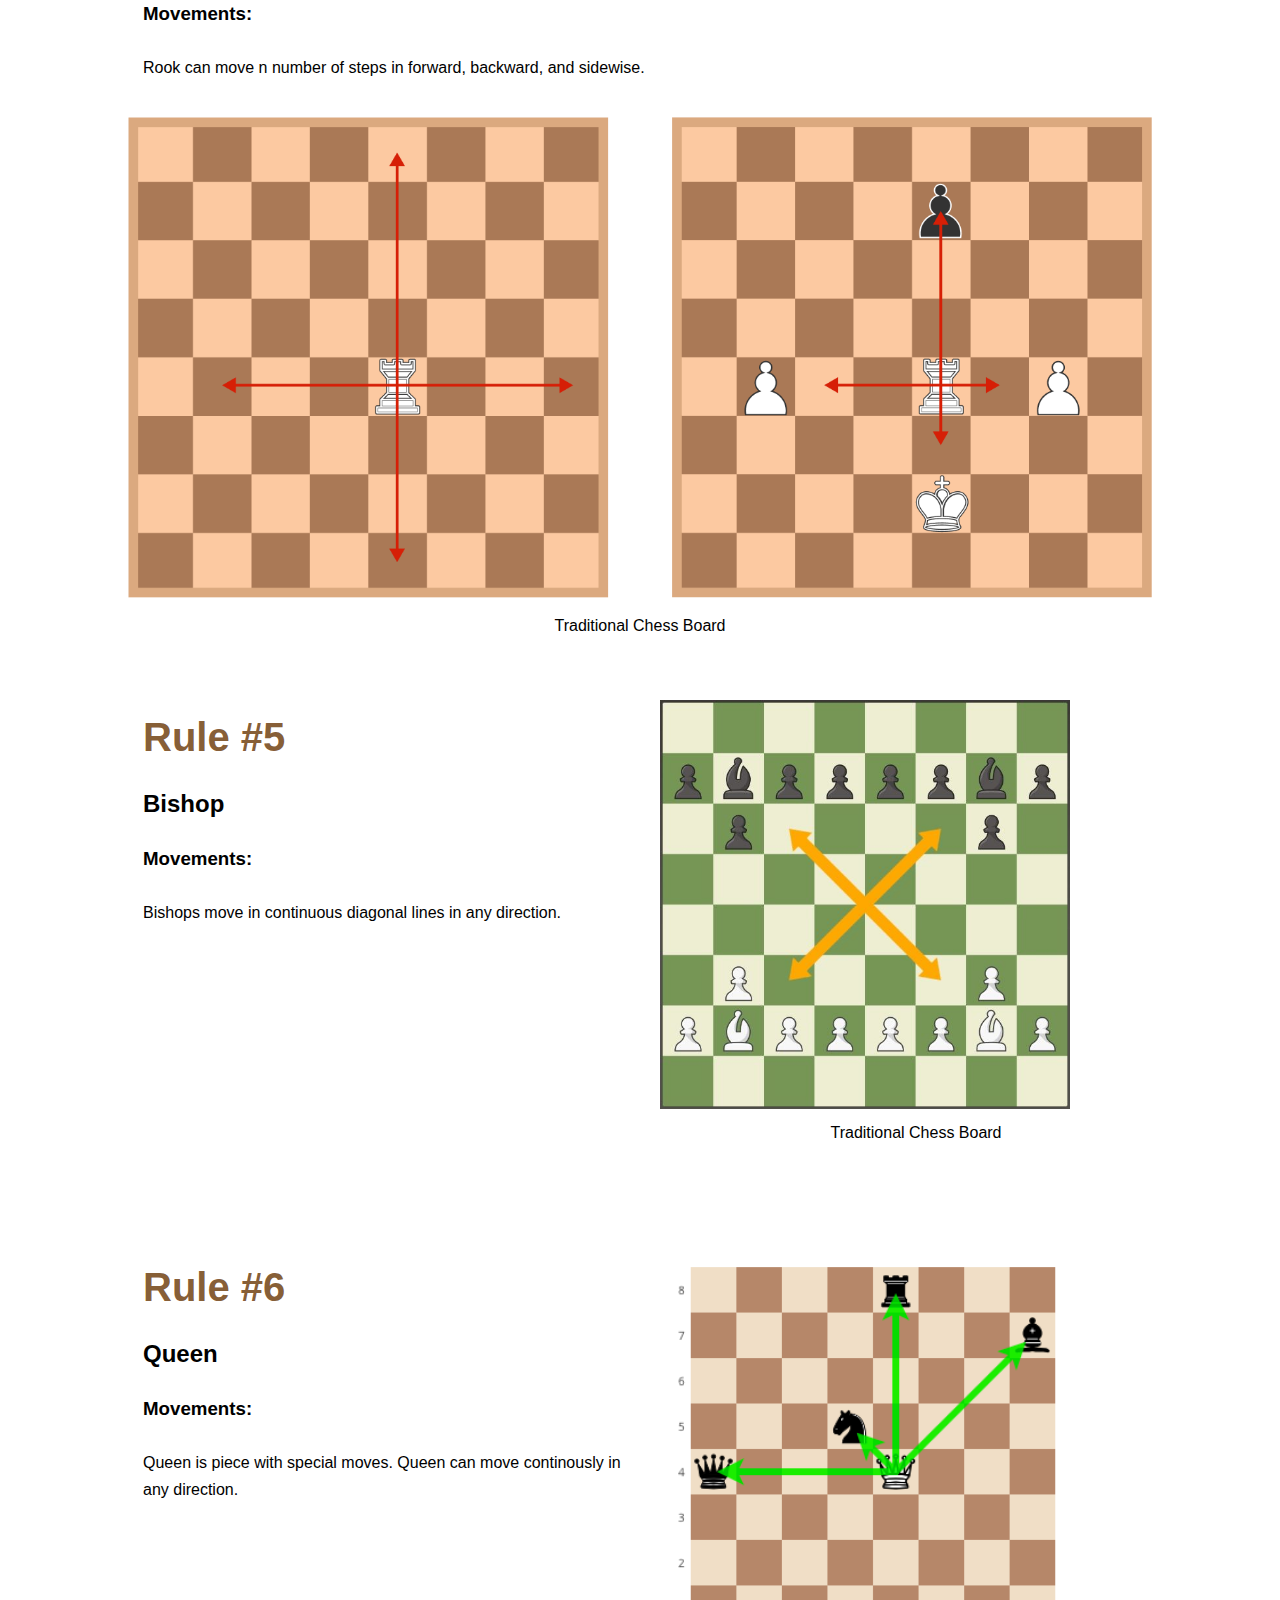
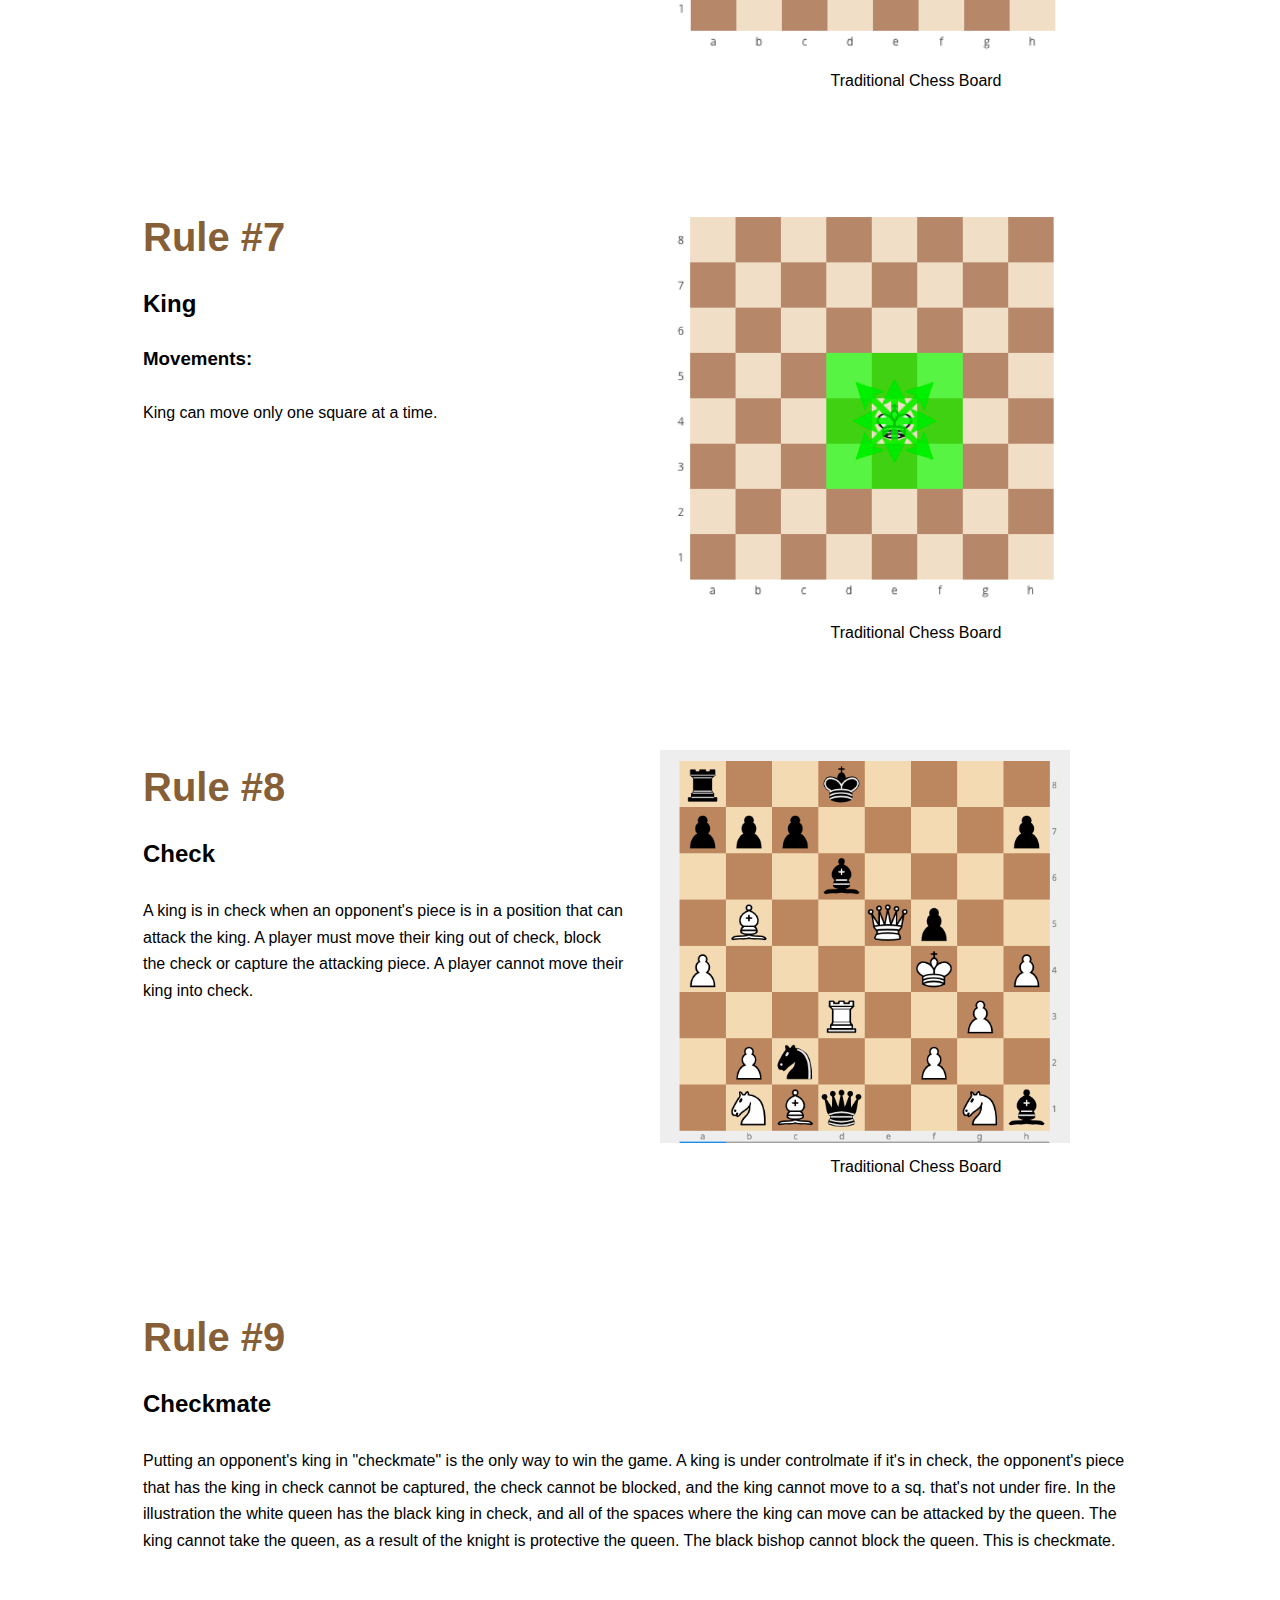
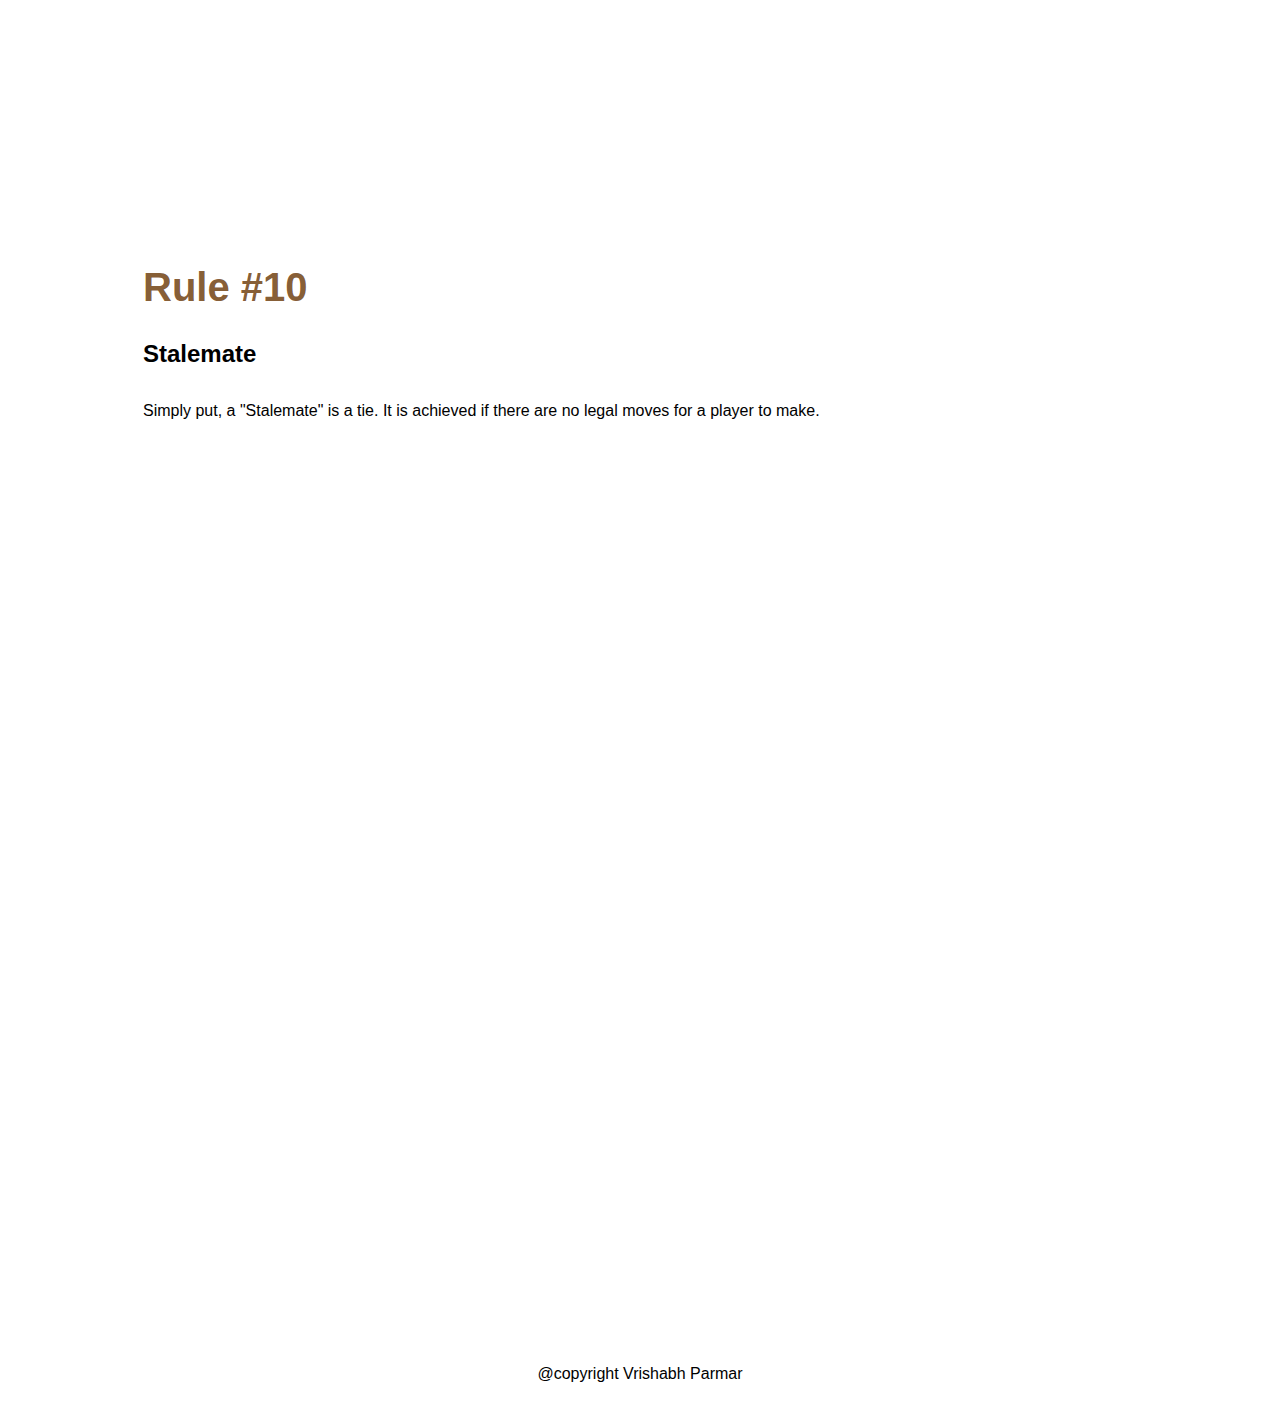
<file: project3/rules.html>
<!DOCTYPE html>
<html lang="en">
<head>
    <meta charset="UTF-8">
    <meta name="viewport" content="width=device-width, initial-scale=1.0">
    <meta http-equiv="X-UA-Compatible" content="ie=edge">
    <title>Rules for the game</title>
    <link href="./assets/css/navbar.css" type="text/css" rel="stylesheet"/>
    <link href="assets/css/rules.css" type="text/css" rel="stylesheet"/>
    <link href="https://fonts.googleapis.com/css?family=Lobster&display=swap" rel="stylesheet">
</head>
<body>
        <div class="navbar">
                <div class="burger">
                        <div class="line"></div>
                        <div class="line"></div>
                        <div class="line"></div>
                 </div>
                <ul class="logo">
                        <li><a href="index.html" >Chess</a></li>
                </ul>
                <ul class="nav-links">
                    <li><a href="resources.html">Resources</a></li>
                    <li><a href="champions.html">Champions</a></li>
                    <li><a href="rules.html">Rules</a></li>
                    <li><a href="index.html">History</a></li>
                </ul>
        
        </div>
        <section class="upperpadding">
           
        </section>
        <section class="content">
                <div class ="col1">
                        <h1>Rules of the Game</h1>
                        <p>
                            These are certain rules we need to follow if we want to play chess
                            with our friends and family. It is an amazing game which 
                            helps developing organizational skills and develop tactics which anticipate 
                            the moves of the opponent. There are n number of rules if we go deep within
                            the game but here I am going to discuss only the basic rules for beginners 
                        </p>
                </div>
                <div class="col2">
                    
                    <figure>
                            <img class="img-effect" src="assets/images/chess-rules-middlegame.jpg" alt="v"/>
                            <figcaption style="text-align: center;margin: 15px;">Traditional Chess Board</figcaption>
                    </figure>
            
                </div>
                
                
        
            </section>
            <section class="content">
                <div class ="col1">
                        <h1>Rule #1</h1>
                        <h2>Setup, turn and pieces</h2>
                        <div>
                            <h3>Setup:</h3>
                            <p>
                                The board is setup as shown. There should always be a white square at the closest right-hand side for both players. Remember that the queen must be on a square that matches her color. 
                            </p>
                            <h3>Turns</h3>
                            <p>
                                White always moves first, and players alternate turns. Players can only move one piece at a time                            
                            </p>
                            <h3>Pieces</h3>
                            <p>
                                There are six types of pieces which can be used in the games. All of them have different
                                rules. 
                            </p>
                        </div>
                </div>
                <div class="col2">
                    
                    <figure>
                            <img class="img-effect" src="assets/images/rules.png" alt="v"/>
                            <figcaption style="text-align: center;margin: 15px;">Traditional Chess Board</figcaption>
                    </figure>
            
                </div>
                
            </section>
            <section class="content">
                <div class ="col1">
                        <h1>Rule #2</h1>
                        <h2>Pawn moments</h2>
                        <div>
                            
                            <p>
                                Pawns only move forward. On the first move a pawn can move one or two spaces, every subsequent move can only be one space. Pawns move diagonally to take opponents.                            
                            </p>
                            
                            
                            
                        </div>
                </div>
                <div class="col2">
                    
                    <figure>
                            <img class="img-effect" src="assets/images/pawn.jpg" alt="v"/>
                            <figcaption style="text-align: center;margin: 15px;">Traditional Chess Board</figcaption>
                    </figure>
                    
            
                </div>
                <div>
                    <figure>
                        <img class="img-effect" src="assets/images/pawn2.jpg" alt="v"/>
                        <figcaption style="text-align: center;margin: 15px;">Traditional Chess Board</figcaption>
                    </figure>
                </div>
                <div>
                    <h3>Pawn Promotion</h3>
                            <p>
                                If a pawn reaches the opposite side of the board, it is promoted to a higher piece (except king). There is no limit to how many pawns can be promoted.


                            </p>
                </div>
            </section>

            <section class="content">
                <div class ="col1">
                        <h1>Rule #3</h1>
                        <h2>Knight</h2>
                        <div>
                            <h3>Movements:</h3>
                            <p>
                                Knights square measure the sole items that "jump" off the board.
                                Unlike alternative items square measure not blocked if there are items between them and their destination sq..

                                To make it easier to remember how a knight moves think of an L.
                                Two areas during a direction forward, backward or region, and one house at a right flip.
                        </div>
                </div>
                <div class="col2">
                    
                    <figure>
                            <img class="img-effect" src="assets/images/Knight.jpg" alt="v"/>
                            <figcaption style="text-align: center;margin: 15px;">Traditional Chess Board</figcaption>
                    </figure>
            
                </div>
                
            </section>
            <section class="content2">
                <div class ="col1">
                        <h1>Rule #4</h1>
                        <h2>Rook</h2>
                        <div>
                            <h3>Movements:</h3>
                            <p>
                                Rook can move n number of steps in forward, backward, and sidewise.
                            </p>    
                               
                        </div>
                </div>
                <div class="col2">
                    
                    <figure>
                            <img class="img-effect" src="assets/images/Rook.png" alt="v"/>
                            <figcaption style="text-align: center;margin: 15px;">Traditional Chess Board</figcaption>
                    </figure>
            
                </div>
                
            </section>
            <section class="content">
                    <div class ="col1">
                            <h1>Rule #5</h1>
                            <h2>Bishop</h2>
                            <div>
                                <h3>Movements:</h3>
                                <p>
                                        Bishops move in continuous diagonal lines in any direction.
                            </div>
                    </div>
                    <div class="col2">
                        
                        <figure>
                                <img class="img-effect" src="assets/images/Bishop.jpeg" alt="v"/>
                                <figcaption style="text-align: center;margin: 15px;">Traditional Chess Board</figcaption>
                        </figure>
                
                    </div>
                    
            </section>
            <section class="content">
                    <div class ="col1">
                            <h1>Rule #6</h1>
                            <h2>Queen</h2>
                            <div>
                                <h3>Movements:</h3>
                                <p>
                                       Queen is piece with special moves. Queen can move continously
                                       in any direction. 
                            </div>
                    </div>
                    <div class="col2">
                        
                        <figure>
                                <img class="img-effect" src="assets/images/Queen.png" alt="v"/>
                                <figcaption style="text-align: center;margin: 15px;">Traditional Chess Board</figcaption>
                        </figure>
                
                    </div>
                    
            </section>
            <section class="content">
                    <div class ="col1">
                            <h1>Rule #7</h1>
                            <h2>King</h2>
                            <div>
                                <h3>Movements:</h3>
                                <p>
                                       King can move only one square at a time.
                            </div>
                    </div>
                    <div class="col2">
                        
                        <figure>
                                <img class="img-effect" src="assets/images/King.png" alt="v"/>
                                <figcaption style="text-align: center;margin: 15px;">Traditional Chess Board</figcaption>
                        </figure>
                
                    </div>
                    
            </section>
            <section class="content">
                    <div class ="col1">
                            <h1>Rule #8</h1>
                            <h2>Check</h2>
                            <div>
                                
                                <p>
                                        A king is in check when an opponent's piece is in a position that can attack the king. A player must move their king out of check, block the check or capture the attacking piece.

                                        A player cannot move their king into check.
                                </p>      
                            </div>
                    </div>
                    <div class="col2">
                        
                        <figure>
                                <img  class="img-effect" src="assets/images/check.png" alt="v"/>
                                <figcaption style="text-align: center;margin: 15px;">Traditional Chess Board</figcaption>
                        </figure>
                
                    </div>
                    
            </section>
            <section class="content2">
                    <div class ="col1">
                            <h1>Rule #9</h1>
                            <h2>Checkmate</h2>
                            <div>
                                
                                <p>
                                    Putting an opponent's king in "checkmate" is the only way to win the game.
                                    A king is under controlmate if it's in check, the opponent's piece that has the king in check cannot be captured, the check cannot be blocked, and the
                                    king cannot move to a sq. that's not under fire.
                                    
                                    In the illustration the white queen has the black king in check, and all of the spaces where the king can move can be attacked by the queen.
                                    The king cannot take the queen, as a result of the knight is protective the queen.
                                    The black bishop cannot block the queen. This is checkmate. 
                                </p>      
                            </div>
                    </div>
                    <div class="col2">
                        
                       
                
                    </div>
                    
            </section>
            <section class="content2">
                    <div class ="col1">
                            <h1>Rule #10</h1>
                            <h2>Stalemate</h2>
                            <div>
                                
                                <p>
                                        Simply put, a "Stalemate" is a tie. It is achieved if there are no legal moves for a player to make. 
                                </p>      
                            </div>
                    </div>
                    <div class="col2">
                        
                       
                
                    </div>
                    
            </section>
            <section class="content2"> 
                    <iframe width="80%" height="500" src="https://www.youtube.com/embed/mGuYHXfgDxY?start=2" frameborder="0" allow="accelerometer; autoplay; encrypted-media; gyroscope; picture-in-picture" allowfullscreen></iframe>            </section>
            <footer>
                <p style="text-align: center; padding: 15px; margin: 20px auto">@copyright Vrishabh Parmar</p>
            </footer>
    
</body>
<script src="assets/js/nav.js"></script>
</html>
</file>
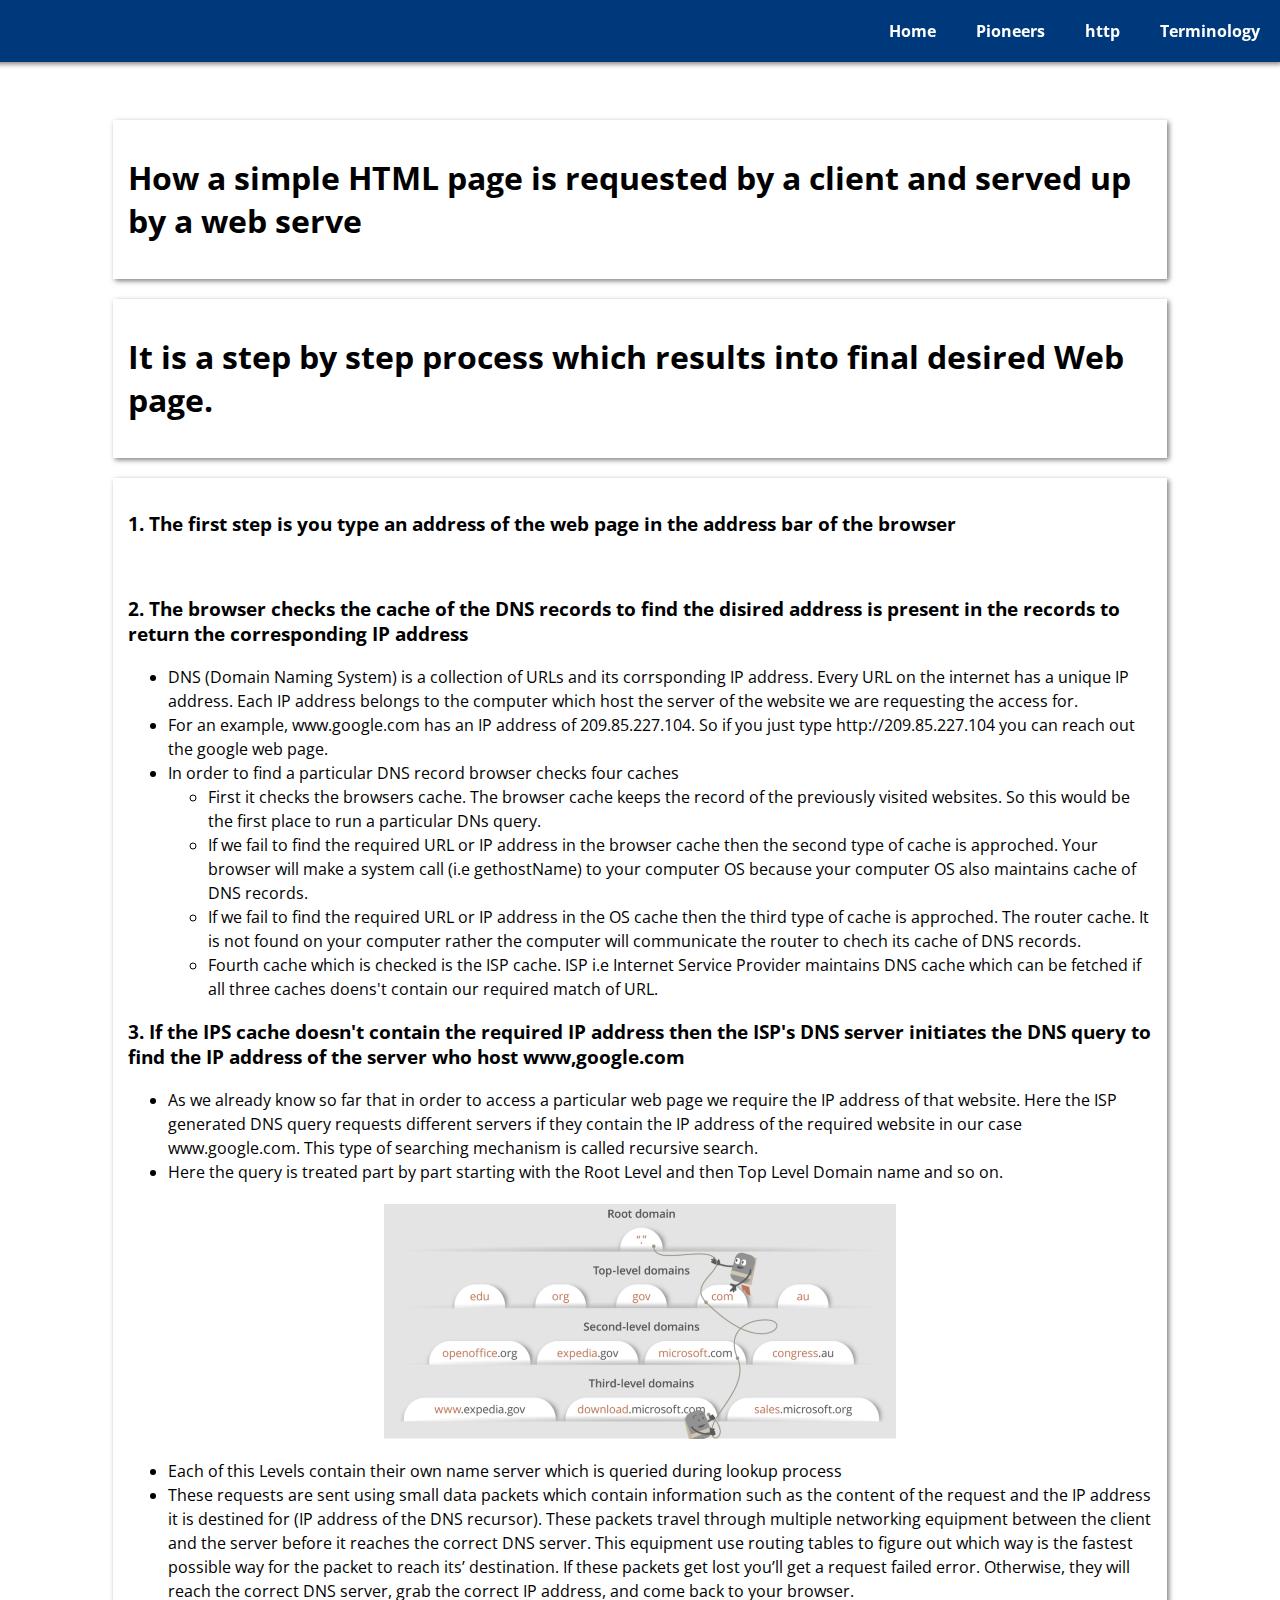
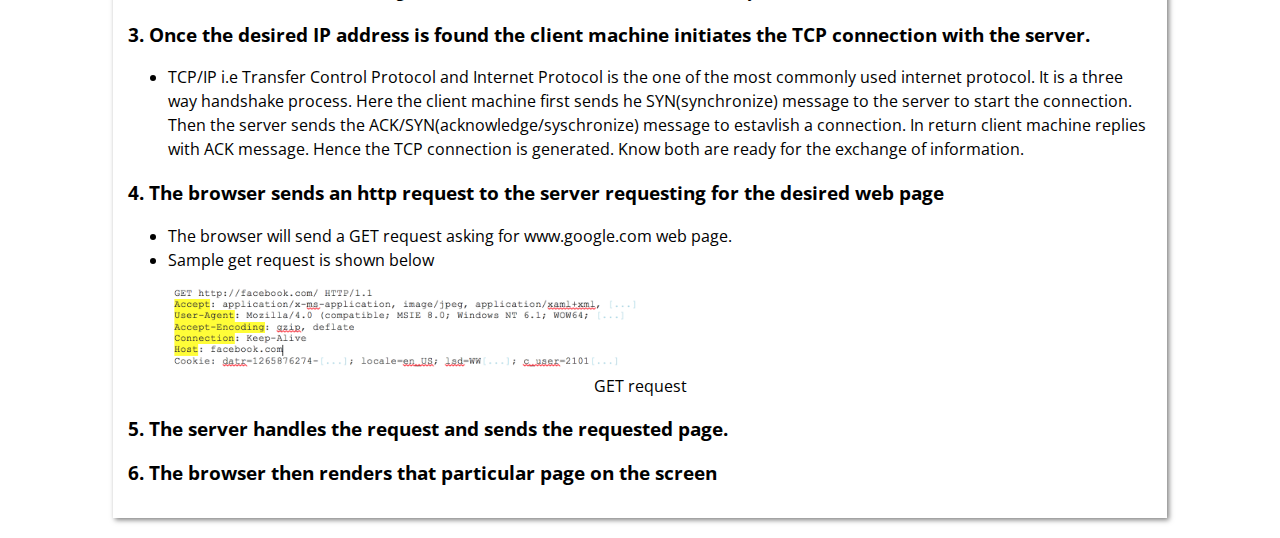
<file: project2/page1/page3/Http.html>
<!DOCTYPE html>
<html lang="en">
<head>
    <meta charset="UTF-8">
    <meta name="viewport" content="width=device-width, initial-scale=1.0">
    <meta http-equiv="X-UA-Compatible" content="ie=edge">
    <link href="styles.css" rel="stylesheet" type="text/css">
    <link href="https://fonts.googleapis.com/css?family=Open+Sans&display=swap" rel="stylesheet">
    <title>HTTP</title>
</head>
<body>
    <div class="navbar">
                <ul>
                    <div class="burger-button">
                        <div class="burger">s
                            <div class="bread"></div>
                            <div class="bread"></div>
                            <div class="bread"></div>
                        </div>
                    </div>
                    <li><a href="../index.html" >Home</a></li>
                    <li><a href="../page2/pioneers.html">Pioneers</a></li>
                    <li><a href="">http</a></li>
                    <li><a href="../page4/terminology.html">Terminology</a></li>
                    
                </ul>
                
    </div>
    <div class="row">
           
    </div>
    <div class="row1">
        <div class="content">
            <h1>How a simple HTML page is requested by a client and served up by a web serve</h1>
        </div>
    </div>
    <div class="row1">
            <div class="content">
                <h1>It is a step by step process which results into final desired Web page.</h1>
            </div>
    </div>
    <div class="row3">
        <div class="content">
            <h3>1. The first step is you type an address of the web page in the address bar of the browser</h3>
            <br>
            <h3>2. The browser checks the cache of the DNS records to find the disired address is present in the 
                records to return the corresponding IP address</h3>
                <ul>
                    <li>DNS (Domain Naming System) is a collection of URLs and its corrsponding IP address. Every URL on
                        the internet has a unique IP address. Each IP address belongs to the computer which host the server 
                        of the website we are requesting the access for. 
                    </li>
                    <li>For an example, www.google.com has an IP address of 209.85.227.104. So if you just type
                        http://209.85.227.104 you can reach out the google web page.
                    </li>
                    <li>In order to find a particular DNS record browser checks four caches</li>
                    <ul>
                        <li>First it checks the browsers cache. The browser cache keeps the record of the previously 
                            visited websites. So this would be the first place to run a particular DNs query. 
                        </li>
                        <li>If we fail to find the required URL or IP address in the browser cache then the second type of cache is 
                            approched. Your browser will make a system call (i.e gethostName) to your computer OS because 
                            your computer OS also maintains cache of DNS records. 
                        </li>
                        <li>
                                If we fail to find the required URL or IP address in the OS cache then the third type of cache is 
                                approched. The router cache. It is not found on your computer rather the computer will communicate the router
                                to chech its cache of DNS records.
                        </li>
                        <li>
                            Fourth cache which is checked is the ISP cache. ISP i.e Internet Service Provider maintains DNS cache
                            which can be fetched if all three caches doens't contain our required match of URL.
                        </li>
                    </ul>
                    
                    
                </ul>
            
            <h3>3. If the IPS cache doesn't contain the required IP address then the ISP's DNS server initiates the DNS 
                query to find the IP address of the server who host www,google.com 
            </h3>
            <ul>
                <li>As we already know so far that in order to access a particular web page we require the IP address of 
                    that website. Here the ISP generated DNS query requests different servers if they contain the IP address
                    of the required website in our case www.google.com. This type of searching mechanism is called recursive search. 
                </li>
                <li>
                    Here the query is treated part by part starting with the Root Level and then Top Level Domain name and so on.   
                </li>
            </ul>
            <img src="http.png" alt="http" class="http">
            <ul>
                <li>Each of this Levels contain their own name server which is queried during lookup process </li>
                <li>These requests are sent using small data packets which contain information such as the content of the request 
                    and the IP address it is destined for (IP address of the DNS recursor). These packets travel through multiple networking equipment between the client and the server before it reaches the correct DNS server. This equipment use routing tables to figure out which way is the fastest possible way for the packet to reach its’ destination. If these packets get lost you’ll get a request failed error. Otherwise, they will reach the correct DNS server,
                     grab the correct IP address, and come back to your browser.
                </li>
                
            </ul>
            <h3>3. Once the desired IP address is found the client machine initiates the TCP connection with 
                the server.
            </h3>
            <ul>
                <li>TCP/IP i.e Transfer Control Protocol and Internet Protocol is the one of the most commonly used internet 
                    protocol. It is a three way handshake process. Here the client machine first sends he SYN(synchronize) message to the server
                    to start the connection. Then the server sends the ACK/SYN(acknowledge/syschronize) message to estavlish a connection.
                    In return client machine replies with ACK message. Hence the TCP connection is generated. Know both are ready for the exchange of information. 
                </li>

            </ul>
            <h3>4. The browser sends an http request to the server requesting for the desired web page</h3>
            <ul>
                <li>The browser will send a GET request asking for www.google.com web page. </li>
                <li>Sample get request is shown below</li>
            </ul>
            <figure>
                <img src="get.png" alt="getrequestimage" class="get">
                <figcaption style="text-align: center;"> GET request</figcaption>
            </figure>
            <h3>5. The server handles the request and sends the requested page.</h3>
            <h3>6. The browser then renders that particular page on the screen</h3>
            
        </div>
    </div>
    
</body>
</html>
</file>
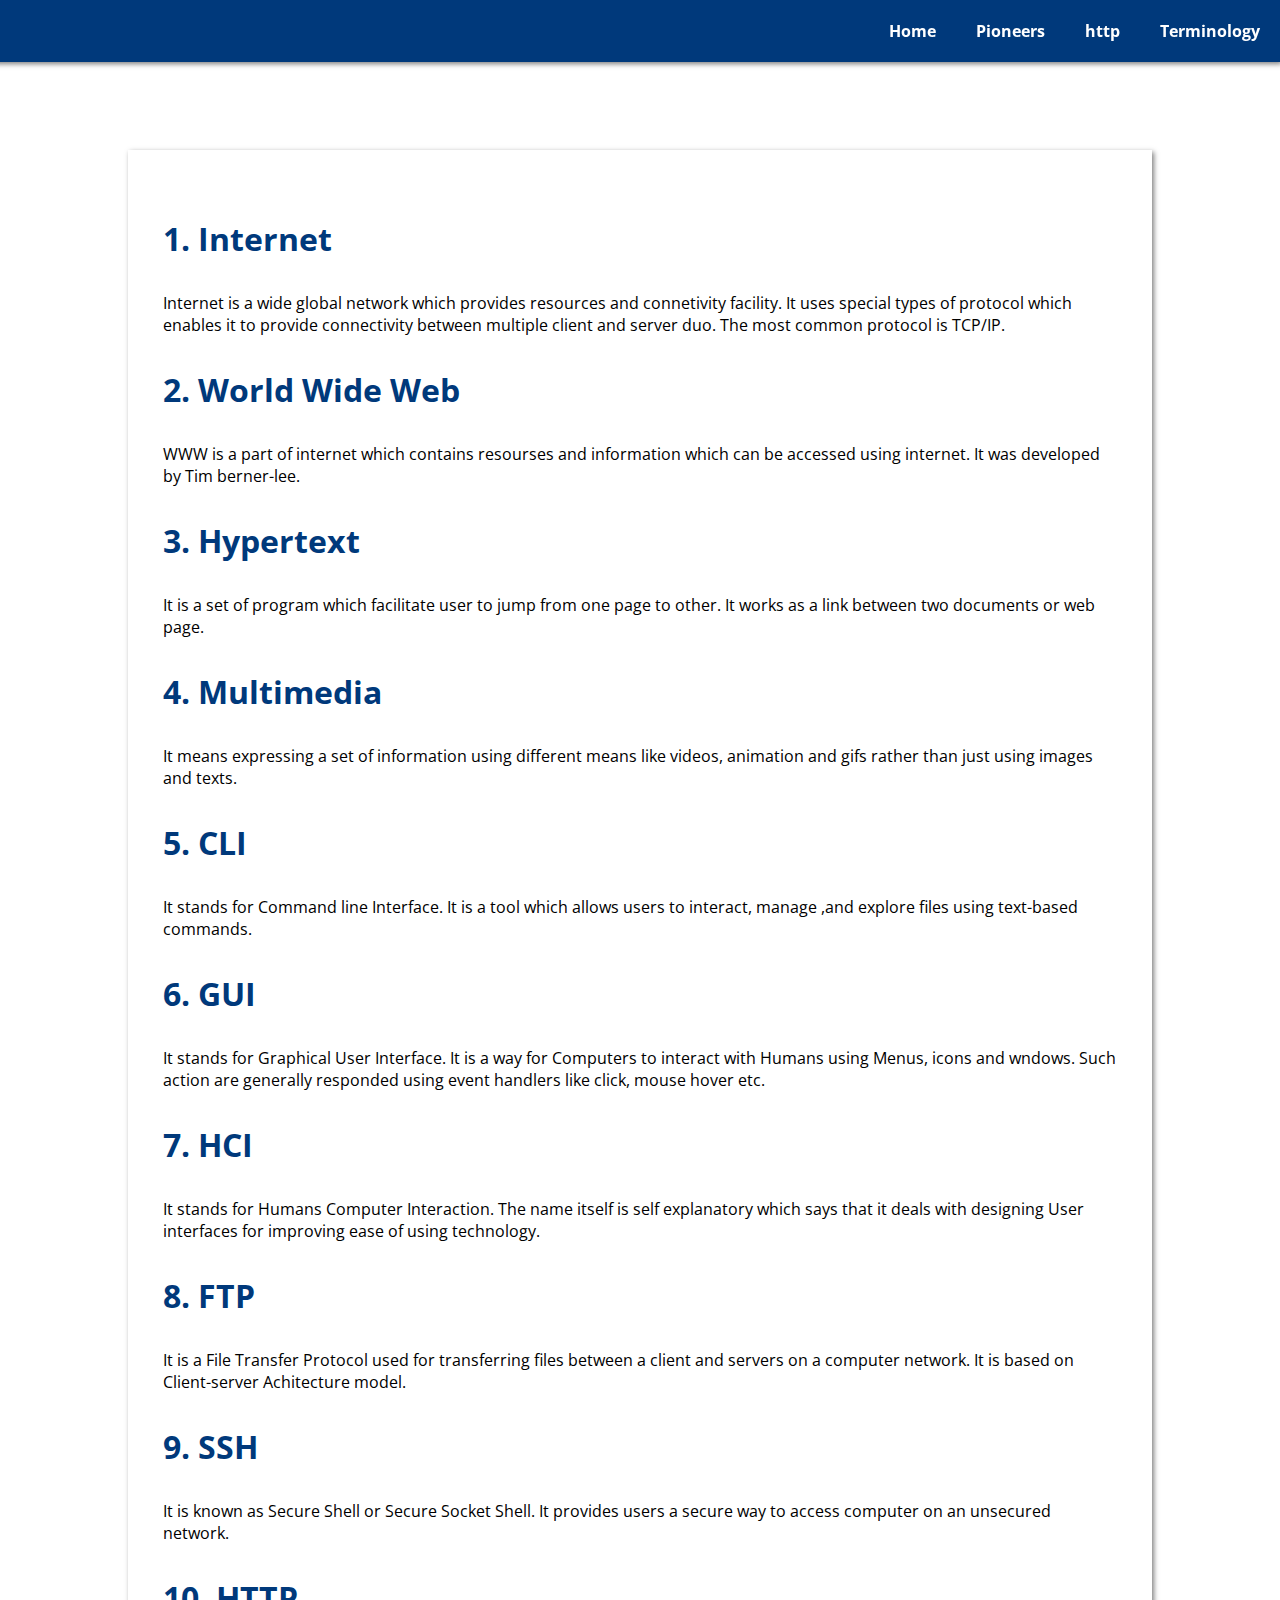
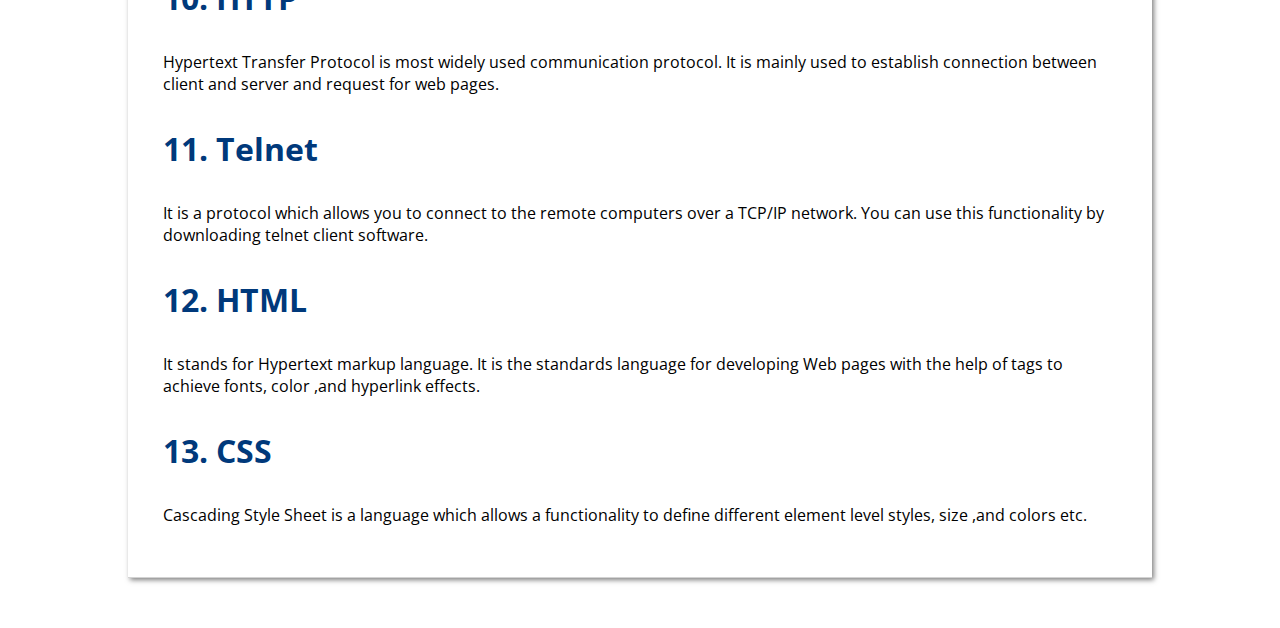
<file: project2/page1/page4/terminology.html>
<!DOCTYPE html>
<html lang="en">
<head>
    <meta charset="UTF-8">
    <meta name="viewport" content="width=device-width, initial-scale=1.0">
    <meta http-equiv="X-UA-Compatible" content="ie=edge">
    <link href="styles4.css" rel="stylesheet" type="text/css">
    <link href="https://fonts.googleapis.com/css?family=Open+Sans&display=swap" rel="stylesheet">
    <title>Terminology</title>
</head>
<body>
    <div class="navbar">
        <ul>
            <li><a href="../index.html" >Home</a></li>
            <li><a href="../page2/pioneers.html">Pioneers</a></li>
            <li><a href="../page3/Http.html">http</a></li>
            <li><a href="">Terminology</a></li>
            
        </ul>
                
    </div>
    <div class="row">

    </div>
    <div class="row1">
        <div class="content">
            
                <h3>1. Internet</h3>
                <p>Internet is a wide global network which provides resources and connetivity facility. It uses 
                    special types of protocol which enables it to provide connectivity between multiple client and
                    server duo. The most common protocol is TCP/IP.
                </p>
                <h3>2. World Wide Web</h3>
                <p>WWW is a part of internet which contains resourses and information which can 
                    be accessed using internet. It was developed by Tim berner-lee.
                </p>
                <h3>3. Hypertext</h3>
                <p>It is a set of program which facilitate user to jump from one page to other.
                    It works as a link between two documents or web page. 
                </p>
                <h3>4. Multimedia</h3>
                <p>It means expressing a set of information using different means like videos, animation and gifs
                    rather than just using images and texts.
                </p>
                <h3>5. CLI</h3>
                <p>It stands for Command line Interface. It is a tool which allows users to interact, manage ,and explore
                    files using text-based commands.     
                </p>
                <h3>6. GUI</h3>
                <p>It stands for Graphical User Interface. It is a way for Computers to interact with Humans 
                    using Menus, icons and wndows. Such action are generally responded using event handlers like click, mouse
                    hover etc.
                </p>
                <h3>7. HCI</h3>
                <p>It stands for Humans Computer Interaction. The name itself is self explanatory which says that it 
                    deals with designing User interfaces for improving ease of using technology.
                </p>
                <h3>8. FTP</h3>
                <p>
                    It is a File Transfer Protocol used for transferring files between a client and servers on a 
                    computer network.  It is based on Client-server Achitecture model. 
                </p>
                <h3>9. SSH</h3>
                <p>
                    It is known as Secure Shell or Secure Socket Shell. It provides users a secure way to access computer
                    on an unsecured network.  
                </p>
                <h3>10. HTTP</h3>
                <p>
                    Hypertext Transfer Protocol is most widely used communication protocol. It is mainly used to 
                    establish connection between client and server and request for web pages. 
                </p>
                <h3>11. Telnet</h3>
                <p>
                    It is a protocol which allows you to connect to the remote computers over a TCP/IP network. 
                    You can use this functionality by downloading telnet client software.
                </p>
                <h3>12. HTML</h3>
                <p>
                    It stands for Hypertext markup language. It is the standards language for developing Web pages 
                    with the help of tags to achieve fonts, color ,and hyperlink effects.
                </p>
                <h3>13. CSS</h3>
                <p>
                    Cascading Style Sheet is a language which allows a functionality to define different element level 
                    styles, size ,and colors etc.
                </p>
            
        </div>
    </div>
    
</body>
</html>
</file>
<file: project3/assets/css/navbar.css>
*{
    margin: 0;
    box-sizing: border-box;
}

body{
    margin: 0;
    font-family: 'Open Sans', sans-serif;;

}

/* navbar css */
.navbar{position: fixed; width: 100%; background-color:  #663300; z-index: 100;}
.navbar ul{overflow: hidden;}
.navbar ul li{float: right; list-style-type: none;}
.navbar ul li a{ display: block; text-decoration: none;padding: 20px; color:white; font-weight: bold;}

.burger{ display: none; float: left;width: 25px; position:absolute; top: 25px;left: 14px}
.burger .line{
    background-color: white;
    width: 25px; height: 2px; margin: 5px;
}
.logo{
    float: left;
   
}
.logo li a{
    cursor: pointer;
    color: white;
    font-weight: bolder;
    font-family: 'Lobster', cursive;
    font-size: 30px;
}


@media screen and (max-width: 700px)
{
    .burger{
        display: block;
    }
    .navbar .nav-links{
       
       position: absolute;
       
       left:0;
       top: 80px;
       background-color: #663300;
       opacity: 0.5;
       transform: translateX(-100%); 

    }
    .navbar .nav-links li{
        width: 100%;
        
    }
    .navbar .logo{
        transform: translateX(150%);


    }
    
}

.navbar .nav-active{
    transform: translateX(0%);
}

.img-effect:hover{
    /* transform: scale(1.2); */
    transition-duration: 1s;
    
}
</file>
<file: project3/assets/css/history.css>
.upperpadding{
    /* border: 1px solid black; */
    width: 80%;
    height: 400px;
    
    margin: auto;

}
.upperpadding img{
    position: absolute;
    top: 10%;
    left: 0;
    width: 100%;
    height: 400px;;
    
}

.content{
    /* border: 1px solid black; */
    width: 80%;
    min-height: 500px;
    display: grid;
    grid-gap: 20px;
    margin: 50px auto;
    grid-template-columns: 50% 50%;
    overflow: hidden;
}
.content h1{
    font-size: 40px;
    padding: 15px;
    color: #663300cc;
    
}
.content p{
    line-height: 20pt ;
    padding: 15px;
}
.content p h3{
    
}
.content img{
    display: flex;
    justify-content: first baseline;
    width: 80%;
    box-shadow: 5px 10px 10px black;
}

.content2 {
    /* border: 1px solid black; */
    width: 80%;
    min-height: 500px;
    display: grid;
    grid-gap: 20px;
    margin: 50px auto;
    
    
    grid-template-columns: 100%;
    overflow: hidden;
}

.content2 h1{
    font-size: 40px;
    padding: 15px;
    color: #663300cc;
}
.content2 p{
    line-height: 20pt ;
    padding: 15px;
}

@media screen and (max-width: 600px)
{
    .content{
        grid-template-columns: 100%;
    }
}
</file>
<file: project2/page1/styles.css>
body{
    margin: auto;
    padding: 0;
    font-family: "Open sans";
    box-sizing: border-box;
    width: 100%;
}




.navbar ul {
    margin: 0;
    position: fixed;
    top: 0;
    z-index: 100;
    right: 0px;
    overflow: hidden;
    background-color: #01073cba;
    display: flex;
    flex-direction: row;
    
    
    width: 100%;
    
    box-shadow: 2px 2px 5px rgb(0,0,0,0.5) ;
    
}

.options{  display: flex; flex-direction: row}
.navbar ul li{
        list-style-type: none;
 
}
.navbar ul li a{
    text-decoration: none;
    padding: 20px;
    display: block;
    color:white;
    font-weight: bold;
    
    

}
.active{
    color: red;
}
.burger-button{ display: none;}

.burger 
{
    
    height: 30px;
    width: 30px;
    display: flex;
    justify-content: center;
    display: flex;
    flex-direction: column;
    margin: 15px 15px ;
    
    
}

.bread { background-color:white; height: 5px; width: 30px; margin: 5px; padding:1px ;}

@media only screen and (max-width : 1050px){
   .internet-image .header h1{
        font-size:85px;
        bottom: 15%;
    }


   
}
@media only screen and (max-width : 1000px){
    .internet-image .header h1{
        display: none;
        
     }
     .internet-image button i{
        display: none;
    }
 }
 @media only screen and (max-width : 610px){
     
    .navbar ul .options{ display: none;}
    .burger-button{display: block;}
 } 

 
.internet-image{
    display: flex;
    justify-content: center; 
    width:100%;  
}
.internet-image img{
    padding: 0;
   margin: auto;
   width:100%; 
 
}
.header h1{
    position: absolute;
    bottom: 10%;
    left:8%;
    color: white;
    font-size: 100px;
    text-align: left;
    
}

.row1,.row2, .row3{
    width:80%;
    min-height: 700px;
    margin: auto;
    border-bottom:1px solid lightgray;
}
.content h1{
    font-size: 80px;
    color: #00397b;
   
}
.content h2{
    font-size: 50px;
    color: #f95f05;
   
}
.content h3{
    
}
.content p{
    line-height: 1.5rem;
}
.content-list .points p{
    line-height: 1.5rem;
}
</file>
<file: project3/assets/css/champions.css>
.upperpadding{
    /* border: 1px solid black; */
    width: 80%;
    height: 200px;
    
    margin: auto;

}

.content{
    /* border: 1px solid black; */
    width: 80%;
    min-height: 500px;
    display: grid;
    grid-gap: 20px;
    margin: 50px auto;
    grid-template-columns: 50% 50%;
    overflow: hidden;
}
.content h1{
    font-size: 40px;
    padding: 15px;
    color: #663300cc;
    
}
.content h2,.content h3{
    
    padding: 15px;
    
    
}
.content p{
    line-height: 20pt ;
    padding: 15px;
}
.content img{
    display: flex;
    justify-content: first baseline;
    width: 80%;
}
</file>
<file: project3/assets/css/resources.css>
.upperpadding{
    /* border: 1px solid black; */
    width: 80%;
    height: 200px;
    
    margin: auto;

}

.content2 {
    /* border: 1px solid black; */
    width: 80%;
    min-height: 500px;
    display: grid;
    grid-gap: 20px;
    margin: 50px auto;
    
    
    grid-template-columns: 100%;
    overflow: hidden;
}

.content2 h1{
    font-size: 40px;
    padding: 15px;
    color: #663300cc;
}
.content2 p{
    line-height: 30pt ;
    padding: 15px;
}
</file>
<file: project3/assets/css/rules.css>
.upperpadding{
    /* border: 1px solid black; */
    width: 80%;
    height: 300px;
    
    margin: auto;

}


.content{
    /* border: 1px solid black; */
    width: 80%;
    min-height: 500px;
    display: grid;
    grid-gap: 20px;
    margin: 50px auto;
    grid-template-columns: 50% 50%;
    overflow: hidden;
}
.content h1{
    font-size: 40px;
    padding: 15px;
    color: #663300cc;
    
}
.content h2,.content h3{
    
    padding: 15px;
    
    
}
.content p{
    line-height: 20pt ;
    padding: 15px;
}
.content img{
    display: flex;
    justify-content: first baseline;
    width: 80%;
}


.content2 {
    /* border: 1px solid black; */
    width: 80%;
    min-height: 500px;
    display: grid;
    grid-gap: 20px;
    margin: 50px auto;
    
    
    grid-template-columns: 100%;
    overflow: hidden;
}

.content2 h1{
    font-size: 40px;
    padding: 15px;
    color: #663300cc;
}
.content2 h2{
    padding: 15px;
}
.content2 h3
{
    padding: 15px;
}
.content2 p{
    line-height: 20pt ;
    padding: 15px;
}

.content2 .col2 img{
    width: 100%;
}

@media screen and (max-width: 600px)
{
    .content{
        grid-template-columns: 100%;
    }
}
</file>
<file: project2/page1/page3/styles.css>
body{
    margin: 0;
    padding: 0;
    font-family: "Open sans";

}

.navbar ul {
    margin: 0;
    position: fixed;
    top: 0;
    z-index: 100;
    right: 0px;
    overflow: hidden;
    background-color: #00397b;
    width: 100%;
    display: flex;
    justify-content: flex-end;
    flex-wrap: wrap;
    box-shadow: 2px 2px 5px rgb(0,0,0,0.5) ;
    
    
}
.navbar ul li{
    list-style-type: none;
     
          

}
.navbar ul li a{
    text-decoration: none;
    padding: 20px;
    display: block;
    color: white;
    font-weight: bold;
    

}
.row{
    width:80%;
    min-height: 100px;
    margin: auto;
}
.row1,.row3{
    margin: 20px auto;
    width: 80%;
    padding: 15px;
    box-shadow: 2px 2px 5px rgba(0,0,0,0.5);
    

}
.content ul li{
    line-height: 1.5rem;
}

.content .http{
    width: 50%;
    height: 35%;
    margin: 20px auto ;
    display: flex;
    justify-content: center;
}
.content .get{
    margin: auto;
    width: 50%;
    height: 25%;
}



.options{  display: flex; flex-direction: row}
.navbar ul li{
        list-style-type: none;
 
}
.navbar ul li a{
    text-decoration: none;
    padding: 20px;
    display: block;
    color:white;
    font-weight: bold;
    
    

}
.active{
    color: red;
}
.burger-button{ display: none;}

.burger 
{
    
    height: 30px;
    width: 30px;
    display: flex;
    justify-content: center;
    display: flex;
    flex-direction: column;
    margin: 15px 15px ;
    
    
}

.bread { background-color:white; height: 5px; width: 30px; margin: 5px; padding:1px ;}

@media only screen and (max-width : 1050px){
   .internet-image .header h1{
        font-size:85px;
        bottom: 15%;
    }


   
}
@media only screen and (max-width : 1000px){
    .internet-image .header h1{
        display: none;
        
     }
     .internet-image button i{
        display: none;
    }
 }
 @media only screen and (max-width : 610px){
     
    .navbar ul .options{ display: none;}
    .burger-button{display: block;}
 }
</file>
<file: project2/page1/page4/styles4.css>
body{
    margin: 0;
    padding: 0;
    font-family: "Open sans";
    
    
}


.navbar ul {
    margin: 0;
    position: fixed;
    top: 0;
    z-index: 100;
    right: 0px;
    overflow: hidden;
    background-color: #00397b;
    width: 100%;
    display: flex;
    justify-content: flex-end;
    flex-wrap: wrap;
    box-shadow: 2px 2px 5px rgb(0,0,0,0.5) ;
    
    
}
.navbar ul li{
    list-style-type: none;
     
          

}
.navbar ul li a{
    text-decoration: none;
    padding: 20px;
    display: block;
    color: white;
    font-weight: bold;
    

}
.row{
    width:80%;
    min-height: 100px;
    margin: auto;
}



.row1{

    box-shadow: 2px 2px 5px rgba(0,0,0,0.5);
    width:80%;
    min-height: 400px;
    margin: 50px auto;
    border-bottom:1px solid lightgray;
    overflow: hidden;
    background-color: white;
    
}

.content{
    padding: 35px;
    
}
.content h3{
    color: #00397b;
    font-weight: bold;
    font-size: 32px;
}
</file>
